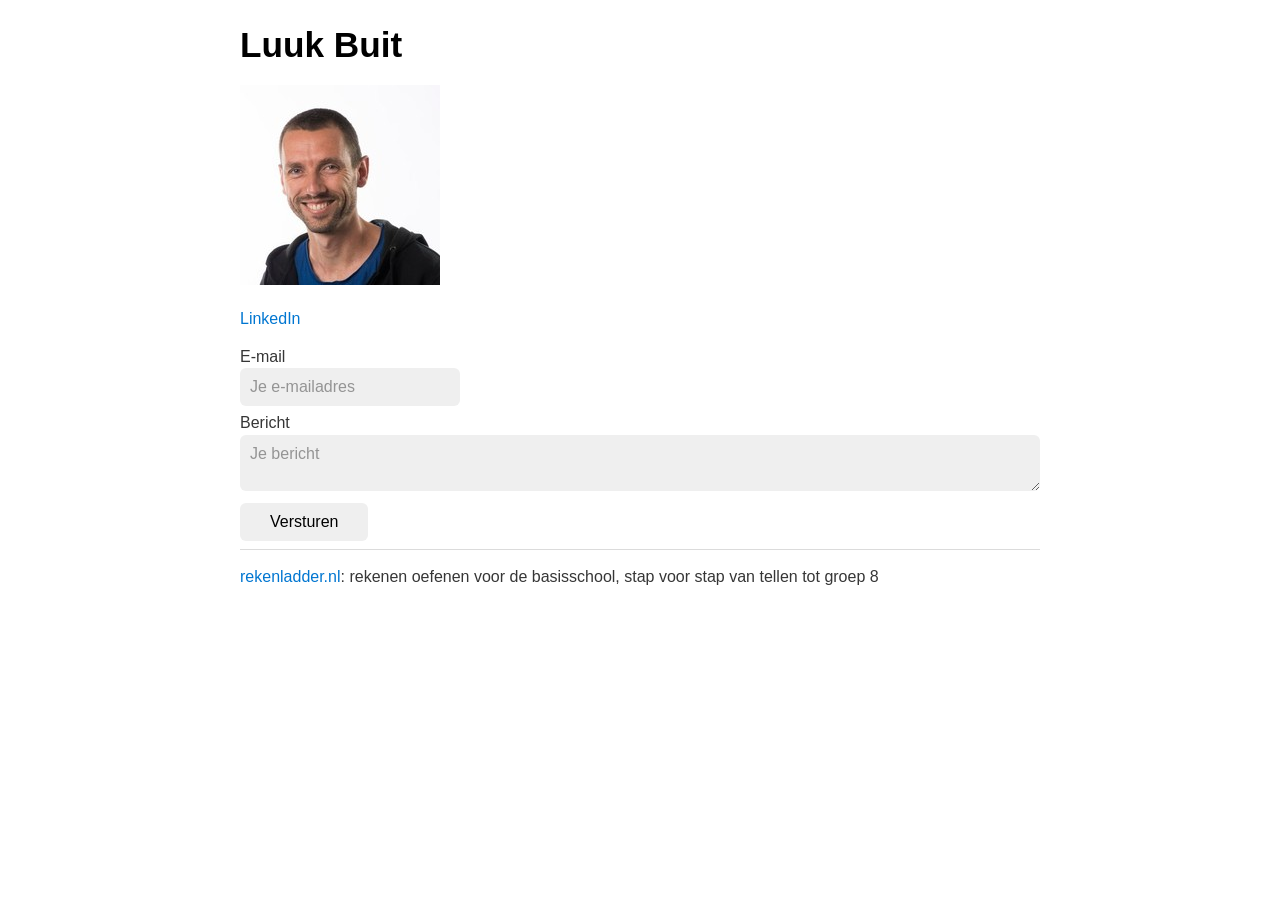
<file: index.html>
<!doctype html>
<html lang="nl">

<head>
  <meta charset="utf-8">
  <meta name="viewport" content="width=device-width, initial-scale=1, viewport-fit=cover">
  <title>Luuk Buit</title>
  <link rel="stylesheet" href="light.css" />
  <link rel="icon" type="image/png" href="favicon.png" />
</head>

<body>

  <h1>Luuk Buit</h1>

  <p>
    <img src="avatar.jpg">
  </p>

  <p>
    <a href="https://www.linkedin.com/in/luukbuit">LinkedIn</a>
  </p>


  <form method="POST" action="https://formspree.io/f/xqkgyyeb">
    <label>E-mail</label>
    <input type="email" name="email" placeholder="Je e-mailadres" />
    <label>Bericht</label>
    <textarea name="message" placeholder="Je bericht"></textarea>
    <input type="submit" value="Versturen" />
  </form>

  <hr>

  <p>
    <a href="https://rekenladder.nl/">rekenladder.nl</a>: rekenen oefenen voor de basisschool, stap voor stap van tellen tot groep 8
  </p>

</body>

</html>
</file>
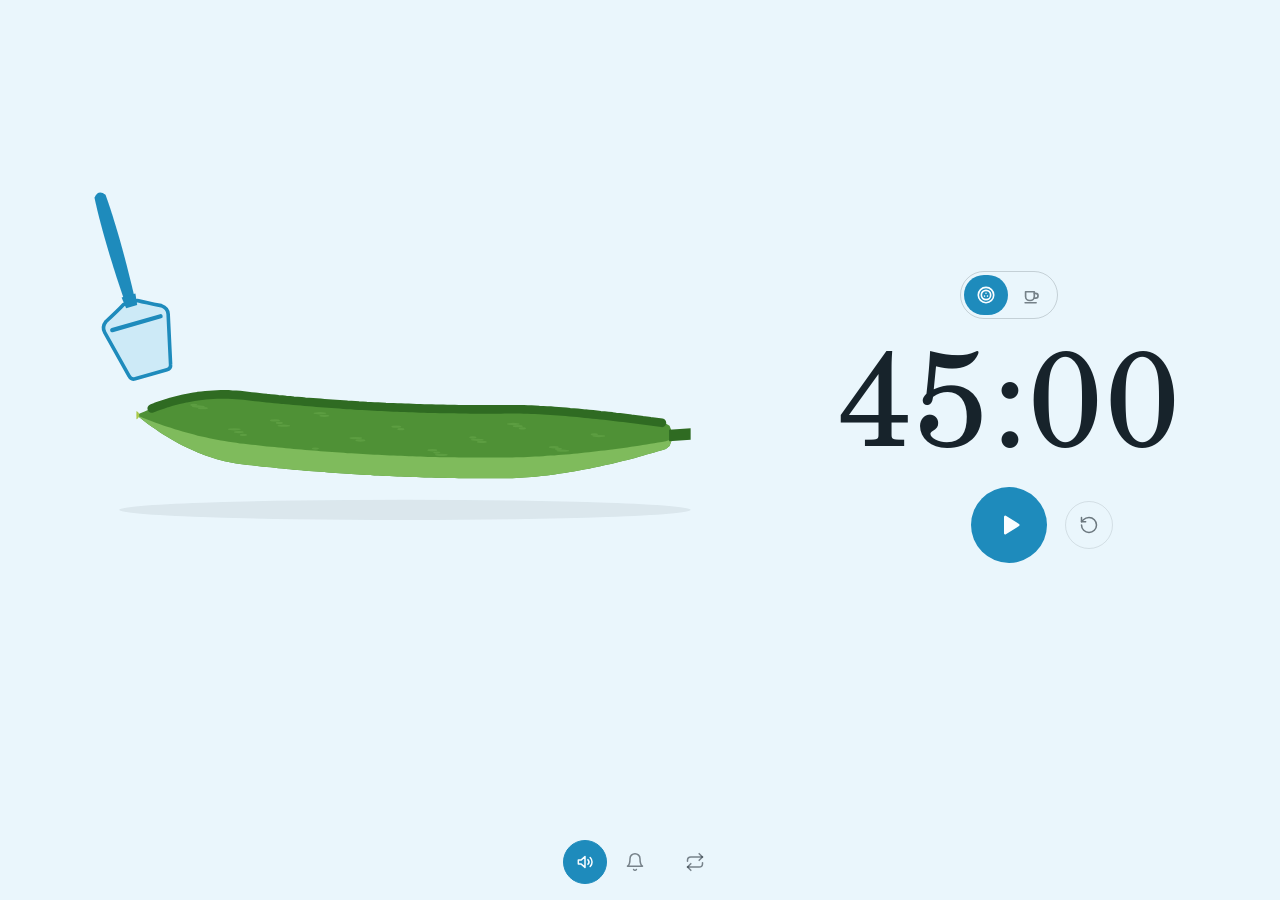
<file: komkommer/index.html>
<!doctype html>
<html lang="en">
<head>
<meta charset="utf-8">
<meta name="viewport" content="width=device-width, initial-scale=1">
<title>Komkommer</title>
<meta name="description" content="A study timer with a cucumber: 45 minutes of work, then 15 minutes of break.">
<link rel="icon" href="icon.svg" type="image/svg+xml">
<link rel="apple-touch-icon" sizes="180x180" href="apple-touch-icon.png">
<link rel="manifest" href="site.webmanifest">
<meta name="theme-color" id="themakleur" content="#eaf6fc">
<link rel="preload" href="fonts/klokcijfers.woff2" as="font" type="font/woff2" crossorigin>
<style>
  /* Rechte, even hoge cijfers voor de klok: Century Schoolbook-kloon, alleen 0-9 en ':'. */
  @font-face {
    font-family: "Komkommer Klok";
    src: url("fonts/klokcijfers.woff2") format("woff2");
    font-display: block;
  }

  :root {
    --ink: #17232b;
    --paper: #eaf6fc;
    --pale: #cdeaf7;
    --mid: #96d3ee;
    --blue: #1e8bbc;
    --white: #fafdff;
    --line: #17232b2e;
    --green: #4f9a3c;
    --green-pale: #d7efc9;
    --font-schoolbook: "Century Schoolbook", "Century Schoolbook L", "New Century Schoolbook", "TeX Gyre Schola", Georgia, serif;
  }

  * { box-sizing: border-box; }

  html, body { margin: 0; }

  body {
    background: var(--paper);
    color: var(--ink);
    font-family: var(--font-schoolbook);
    min-height: 100vh;
    display: flex;
    flex-direction: column;
    -webkit-font-smoothing: antialiased;
    transition: background-color .6s ease;
  }

  body.pauze { background: #eef8e8; }

  main {
    flex: 1;
    display: flex;
    flex-direction: column;
    align-items: center;
    justify-content: center;
    text-align: center;
    padding: 24px 16px 8px;
  }

  .wissel {
    display: inline-flex;
    gap: 2px;
    padding: 3px;
    margin-top: 4px;
    border: 1px solid var(--line);
    border-radius: 999px;
  }
  .wissel button {
    display: grid;
    place-items: center;
    width: 44px;
    height: 40px;
    padding: 0;
    border: 0;
    border-radius: 999px;
    background: none;
    color: var(--ink);
    opacity: .55;
    cursor: pointer;
    transition: background-color .3s, color .3s, opacity .3s;
  }
  .wissel button:hover { opacity: .8; }
  .wissel button[aria-pressed="true"] { opacity: 1; background: var(--blue); color: var(--white); }
  body.pauze .wissel button[aria-pressed="true"] { background: var(--green); }
  .wissel button:focus-visible { outline: 2px solid var(--blue); outline-offset: 2px; }

  .time {
    font-family: "Komkommer Klok", var(--font-schoolbook);
    font-size: clamp(88px, 17vw, 168px);
    line-height: 1;
    margin: 6px 0 28px;
    white-space: nowrap;
  }
  /* Elk cijfer een vast vakje: de cijfers van dit lettertype verschillen in breedte,
     waardoor de klok anders bij elke seconde heen en weer schuift. */
  .time span { display: inline-block; width: .57em; text-align: center; }
  .time .dp { width: .28em; }

  .bediening {
    display: grid;
    grid-template-columns: 48px 76px 48px;
    gap: 18px;
    align-items: center;
  }
  .rond {
    display: grid;
    place-items: center;
    border-radius: 50%;
    cursor: pointer;
    padding: 0;
    transition: background-color .2s, opacity .2s;
  }
  .hoofd {
    grid-column: 2;
    width: 76px;
    height: 76px;
    border: 0;
    background: var(--blue);
    color: var(--white);
  }
  .hoofd:hover { background: #17739c; }
  body.pauze .hoofd { background: var(--green); }
  body.pauze .hoofd:hover { background: #3f7f2f; }
  .hoofd .i-pauzeer { display: none; }
  body.running .hoofd .i-start { display: none; }
  body.running .hoofd .i-pauzeer { display: block; }
  .terug {
    width: 48px;
    height: 48px;
    border: 1px solid var(--line);
    background: none;
    color: var(--ink);
    opacity: .6;
  }
  .terug:hover { opacity: 1; }

  .rond:focus-visible, .knop:focus-visible, .schakel input:focus-visible + .knop {
    outline: 2px solid var(--blue);
    outline-offset: 3px;
  }

  .illustration {
    display: flex;
    justify-content: center;
    margin-bottom: clamp(20px, 6vh, 56px);
  }
  .illustration svg {
    width: min(500px, 100%);
    height: auto;
    overflow: visible;
  }
  #schaaf { transform: translate(0px, -64px) rotate(-16deg); }
  #schaaf-pos { transition: opacity .5s; }
  body.pauze #schaaf-pos { opacity: 0; }
  body.running:not(.pauze) .kk-dobber { animation: dobber 3s ease-in-out infinite; }
  body.running:not(.pauze) .schaaf-zweef { animation: zweef 2.4s ease-in-out infinite; }
  @keyframes dobber { 50% { transform: translateY(-4px); } }
  @keyframes zweef { 50% { transform: translateY(-7px); } }
  #stapel > g { transition: opacity .4s; }

  .onder {
    display: flex;
    flex-wrap: wrap;
    justify-content: center;
    align-items: center;
    gap: 8px 16px;
    padding: 10px 16px 16px;
  }
  .groep { display: flex; align-items: center; gap: 6px; }
  .schakel { display: inline-flex; cursor: pointer; }
  .knop {
    display: grid;
    place-items: center;
    width: 44px;
    height: 44px;
    padding: 0;
    border: 1px solid transparent;
    border-radius: 50%;
    background: none;
    color: color-mix(in srgb, var(--ink) 55%, transparent);
    cursor: pointer;
    transition: background-color .2s, color .2s;
  }
  .knop:hover {
    color: var(--ink);
    background: color-mix(in srgb, var(--ink) 7%, transparent);
  }
  .schakel input:checked + .knop {
    background: var(--blue);
    border-color: var(--blue);
    color: var(--white);
  }
  .schakel input:checked + .knop:hover { background: #17739c; }
  body.pauze .schakel input:checked + .knop {
    background: var(--green);
    border-color: var(--green);
  }
  body.pauze .schakel input:checked + .knop:hover { background: #3f7f2f; }
  /* Geluid: golven als het aanstaat, een kruis als het uitstaat. */
  .schakel input:not(:checked) + .knop .i-geluid-aan { display: none; }
  .schakel input:checked + .knop .i-geluid-uit { display: none; }
  .sr-only {
    position: absolute;
    width: 1px;
    height: 1px;
    margin: -1px;
    padding: 0;
    overflow: hidden;
    clip-path: inset(50%);
    white-space: nowrap;
    border: 0;
  }

  .melding {
    position: relative;
    margin: 0;
    padding: 11px 48px;
    border-bottom: 1px solid var(--line);
    background: var(--white);
    font-size: 14px;
    line-height: 1.45;
    text-align: center;
  }
  .melding[hidden] { display: none; }
  .melding .sluit {
    position: absolute;
    top: 50%;
    right: 8px;
    transform: translateY(-50%);
    width: 36px;
    height: 36px;
    font: inherit;
    font-size: 22px;
    line-height: 1;
    background: none;
    border: 0;
    color: var(--ink);
    opacity: .5;
    cursor: pointer;
  }

  @media (max-width: 760px) {
    .illustration svg { width: min(340px, 92%); }
  }

  /* Liggend laptopscherm: komkommer groot links, klok rechts. */
  @media (min-width: 1000px) and (min-aspect-ratio: 5/4) {
    main {
      display: grid;
      grid-template-columns: minmax(0, 1.6fr) minmax(0, 1fr);
      grid-template-rows: 1fr auto auto auto 1fr;
      column-gap: 48px;
      justify-items: center;
      width: min(1800px, 100%);
      margin: 0 auto;
      padding: 24px 56px;
    }
    .illustration { grid-row: 1 / -1; margin: 0; width: 100%; }
    .illustration svg { width: min(100%, calc((100vh - 120px) * 480 / 340)); }
    .wissel { grid-row: 2; }
    .time { grid-row: 3; font-size: clamp(96px, 10.5vw, 200px); }
    .bediening { grid-row: 4; }
  }

  @media (prefers-reduced-motion: reduce) {
    .kk-dobber, .schaaf-zweef { animation: none !important; }
  }
</style>
</head>
<body>
  <div class="melding" id="iosmelding" role="note" hidden>
    On iPhone, the bell only rings while this page is open and visible, and only when the phone isn't on silent. The screen stays on while the timer runs.
    <button type="button" class="sluit" id="iosmelding-sluit" aria-label="Close message">×</button>
  </div>
  <div class="melding" id="geluidmelding" role="status" hidden>Click or tap anywhere to turn the sound back on.</div>

  <main>
    <div class="illustration" aria-hidden="true">
          <svg viewBox="0 -10 480 340" xmlns="http://www.w3.org/2000/svg">
            <defs>
              <clipPath id="kk-rest"><rect id="kk-rest-rect" x="0" y="0" width="520" height="400"/></clipPath>
            </defs>
            <!-- schaduw -->
            <ellipse id="kk-schaduw" cx="243" cy="226" rx="197" ry="7" fill="#17232b" opacity=".07"/>
            <g id="stapel"></g>
            <g id="kk-wrap">
              <g class="kk-dobber">
                <g id="kk" clip-path="url(#kk-rest)">
                  <!-- de vorm wordt in het script uit een dikteprofiel berekend -->
                  <path id="kk-donker" fill="#4f9136"/>
                  <path id="kk-licht" fill="#7fbb5c"/>
                  <g id="kk-ribbels" fill="#62a346" opacity=".7"></g>
                  <path id="kk-dak" fill="none" stroke="#2f6b22" stroke-width="6" stroke-linecap="round" stroke-linejoin="round"/>
                  <circle id="kk-nopje" r="3" fill="#a9c94b"/>
                  <path id="kk-steel" fill="#2f6b22"/>
                </g>
                <g id="snijvlak"></g>
              </g>
            </g>
            <!-- kaasschaaf -->
            <g id="schaaf-pos" transform="translate(70 172)">
              <g class="schaaf-zweef">
                <g id="schaaf">
                  <!-- steel, met de gleuf vlak onder de hals en het blad dat naar het eind smaller wordt -->
                  <path d="M-3.5 -14 C-5 -40 -5.5 -70 -4 -92 Q0 -97 4 -92 C5.5 -70 5 -40 3.5 -14 Z" fill="#1e8bbc"/>
                  <path d="M-11.5 37 H11.5 Q14.5 37 15 34 L23 0 Q24 -4 20 -7 Q10 -12 5 -15 H-5 Q-10 -12 -20 -7 Q-24 -4 -23 0 L-15 34 Q-14.5 37 -11.5 37 Z" fill="#cdeaf7" stroke="#1e8bbc" stroke-width="2.5" stroke-linejoin="round"/>
                  <path d="M-5 -20 H5 L4 -12 H-4 Z" fill="#1e8bbc"/>
                  <rect x="-19" y="-1.5" width="38" height="3" rx="1.5" fill="#1e8bbc"/>
                </g>
              </g>
            </g>
            <g id="vallers"></g>
          </svg>
    </div>
    <div class="wissel" role="group" aria-label="Work or break">
      <button type="button" data-phase="werk" aria-pressed="true" aria-label="Work">
        <svg width="22" height="22" viewBox="0 0 24 24" fill="none" stroke="currentColor" stroke-width="1.8" stroke-linecap="round" stroke-linejoin="round" aria-hidden="true">
          <circle cx="12" cy="12" r="8.4"/>
          <circle cx="12" cy="12" r="5.1"/>
          <circle cx="12" cy="10.1" r=".85" fill="currentColor" stroke="none"/>
          <circle cx="10.4" cy="13.2" r=".85" fill="currentColor" stroke="none"/>
          <circle cx="13.6" cy="13.2" r=".85" fill="currentColor" stroke="none"/>
        </svg>
      </button>
      <button type="button" data-phase="pauze" aria-pressed="false" aria-label="Break">
        <svg width="22" height="22" viewBox="0 0 24 24" fill="none" stroke="currentColor" stroke-width="1.8" stroke-linecap="round" stroke-linejoin="round" aria-hidden="true">
          <path d="M5 8.5h9.5v5a4.5 4.5 0 0 1-4.5 4.5h-.5A4.5 4.5 0 0 1 5 13.5z"/>
          <path d="M14.5 10.2h1.5a2.6 2.6 0 0 1 0 5.2h-1.5"/>
          <path d="M4.5 20.5h12"/>
        </svg>
      </button>
    </div>
    <div class="time" id="time" aria-live="off"><span>4</span><span>5</span><span class="dp">:</span><span>0</span><span>0</span></div>
    <div class="bediening">
      <button type="button" class="rond hoofd" id="start" aria-label="Start">
        <svg class="i-start" width="30" height="30" viewBox="0 0 24 24" aria-hidden="true"><path d="M8 5.5v13a1 1 0 0 0 1.5.86l10.5-6.5a1 1 0 0 0 0-1.72L9.5 4.64A1 1 0 0 0 8 5.5z" fill="currentColor"/></svg>
        <svg class="i-pauzeer" width="28" height="28" viewBox="0 0 24 24" aria-hidden="true"><rect x="6" y="5" width="4.5" height="14" rx="1.2" fill="currentColor"/><rect x="13.5" y="5" width="4.5" height="14" rx="1.2" fill="currentColor"/></svg>
      </button>
      <button type="button" class="rond terug" id="reset" aria-label="Reset timer">
        <svg width="20" height="20" viewBox="0 0 24 24" fill="none" stroke="currentColor" stroke-width="1.8" stroke-linecap="round" stroke-linejoin="round" aria-hidden="true"><path d="M3 12a9 9 0 1 0 9-9 9.75 9.75 0 0 0-6.74 2.74L3 8"/><path d="M3 3v5h5"/></svg>
      </button>
    </div>
  </main>

  <footer class="onder">
    <span class="groep">
      <label class="schakel">
        <input type="checkbox" id="sound" class="sr-only" checked>
        <span class="knop">
          <svg class="i-geluid-aan" width="20" height="20" viewBox="0 0 24 24" fill="none" stroke="currentColor" stroke-width="1.8" stroke-linecap="round" stroke-linejoin="round" aria-hidden="true">
            <path d="M4 9.5h3.5L12 5.5v13l-4.5-4H4z"/>
            <path d="M15.5 9.2a4 4 0 0 1 0 5.6"/>
            <path d="M18.2 6.6a7.6 7.6 0 0 1 0 10.8"/>
          </svg>
          <svg class="i-geluid-uit" width="20" height="20" viewBox="0 0 24 24" fill="none" stroke="currentColor" stroke-width="1.8" stroke-linecap="round" stroke-linejoin="round" aria-hidden="true">
            <path d="M4 9.5h3.5L12 5.5v13l-4.5-4H4z"/>
            <path d="m16 9.5 4.5 5"/>
            <path d="m20.5 9.5-4.5 5"/>
          </svg>
        </span>
        <span class="sr-only">Sound</span>
      </label>
      <button type="button" class="knop" id="testgeluid" aria-label="Test sound">
        <svg width="20" height="20" viewBox="0 0 24 24" fill="none" stroke="currentColor" stroke-width="1.8" stroke-linecap="round" stroke-linejoin="round" aria-hidden="true">
          <path d="M6 8a6 6 0 0 1 12 0c0 7 3 9 3 9H3s3-2 3-9"/>
          <path d="M10.3 21a1.94 1.94 0 0 0 3.4 0"/>
        </svg>
      </button>
    </span>
    <label class="schakel">
      <input type="checkbox" id="auto" class="sr-only">
      <span class="knop">
        <svg width="20" height="20" viewBox="0 0 24 24" fill="none" stroke="currentColor" stroke-width="1.8" stroke-linecap="round" stroke-linejoin="round" aria-hidden="true">
          <path d="m17 2 4 4-4 4"/>
          <path d="M3 11v-1a4 4 0 0 1 4-4h14"/>
          <path d="m7 22-4-4 4-4"/>
          <path d="M21 13v1a4 4 0 0 1-4 4H3"/>
        </svg>
      </span>
      <span class="sr-only">Continue automatically</span>
    </label>
  </footer>

<script>
  // ?tempo=30 laat de tijd 30 keer zo snel lopen, handig om te testen.
  const TEMPO = Math.max(1, Number(new URLSearchParams(location.search).get('tempo')) || 1);
  const MINUUT = 60 / TEMPO;
  const DUUR = { werk: 45 * MINUUT, pauze: 15 * MINUUT };

  const $ = (id) => document.getElementById(id);
  const els = {
    time: $('time'),
    start: $('start'), reset: $('reset'),
    sound: $('sound'), auto: $('auto')
  };

  let fase = 'werk';
  let resterend = DUUR.werk;   // seconden, als de timer stilstaat
  let eindtijd = null;         // ms-tijdstempel, als de timer loopt
  let tikker = null;
  let audio = null;

  function opslagLezen(sleutel, standaard) {
    try { const v = localStorage.getItem(sleutel); return v === null ? standaard : JSON.parse(v); }
    catch { return standaard; }
  }
  function opslagSchrijven(sleutel, waarde) {
    try { localStorage.setItem(sleutel, JSON.stringify(waarde)); } catch {}
  }


  function formatteer(s) {
    s = Math.max(0, Math.ceil(s));
    return String(Math.floor(s / 60)).padStart(2, '0') + ':' + String(s % 60).padStart(2, '0');
  }

  function over() {
    return eindtijd ? (eindtijd - Date.now()) / 1000 : resterend;
  }

  // De komkommer: 45 plakjes, één per werkminuut.
  const NS = 'http://www.w3.org/2000/svg';
  const KK = { x0: 56, x1: 430, r: 24, cy: 160, krom: 20, n: 45 };
  const SCHIJF = 22;   // straal van een plakje op het bordje
  const STAP = (KK.x1 - KK.x0) / KK.n;
  const rustig = matchMedia('(prefers-reduced-motion: reduce)').matches;
  const svg = {
    wrap: $('kk-wrap'), kk: $('kk'), rest: $('kk-rest-rect'), snijvlak: $('snijvlak'),
    schaduw: $('kk-schaduw'), schaafPos: $('schaaf-pos'), schaaf: $('schaaf'),
    stapel: $('stapel'), vallers: $('vallers')
  };
  let gesneden = 0;     // plakjes van de huidige komkommer af
  let stapel = 0;       // plakjes op het bordje
  let pauzeStart = 0;   // plakjes op het bordje aan het begin van de pauze
  let lopend = [];
  let wachters = [];

  function snijX(n) { return KK.x0 + n * STAP; }

  // Halve hoogte van de komkommer op plek x (de uiteinden zijn rond).
  // Kaskomkommer: links de puntige bloemkant, rechts de smallere steelkant, licht krom.
  function straal(x) {
    const t = Math.min(1, Math.max(0, (x - KK.x0) / (KK.x1 - KK.x0)));
    if (t < 0.2) return KK.r * (1 - Math.pow(1 - t / 0.2, 2));
    if (t < 0.7) return KK.r;
    // Steelkant: loopt geleidelijk taps toe naar een smalle hals waar het steeltje aan zit.
    let r = KK.r * (1 - 0.68 * Math.pow((t - 0.7) / 0.3, 1.6));
    if (t > 0.985) r *= Math.sqrt(Math.max(0, 1 - Math.pow((t - 0.985) / 0.015, 2)));
    return r;
  }

  function midden(x) {
    // Diepste punt richting de steelkant, zodat ook de bovenrand daar naar de hals afloopt.
    const u = ((x - KK.x0) / (KK.x1 - KK.x0) - 0.65) / 0.65;
    return KK.cy + KK.krom * (1 - u * u);
  }

  function hoogte(x) { return Math.max(4, straal(x)); }

  function lijn(punten) {
    return punten.map((p, i) => (i ? 'L' : 'M') + p[0].toFixed(1) + ' ' + p[1].toFixed(1)).join(' ');
  }

  function bouwKomkommer() {
    const N = 140, xs = [];
    for (let i = 0; i <= N; i++) xs.push(KK.x0 + (KK.x1 - KK.x0) * i / N);
    const boven = xs.map(x => [x, midden(x) - straal(x)]);
    const onder = xs.map(x => [x, midden(x) + straal(x)]);
    const binnen = xs.map(x => [x, midden(x) + 0.4 * straal(x)]);
    $('kk-donker').setAttribute('d', lijn(boven.concat(onder.slice().reverse())) + ' Z');
    $('kk-licht').setAttribute('d', lijn(onder.concat(binnen.slice().reverse())) + ' Z');
    $('kk-dak').setAttribute('d', lijn(boven.filter(p => p[0] > KK.x0 + 10 && p[0] < KK.x1 - 6)));
    // Ribbeltjes: korte streepjes die de kromming volgen.
    let ribbels = '';
    for (let i = 0; i < 30; i++) {
      const x = KK.x0 + 40 + ((i * 53) % 97) / 97 * (KK.x1 - KK.x0 - 70);
      const v = ((i * 31) % 17) / 17 * 1.1 - 0.7;
      ribbels += `<ellipse cx="${x.toFixed(1)}" cy="${(midden(x) + v * straal(x)).toFixed(1)}" rx="${(2.5 + (i % 3)).toFixed(1)}" ry=".8"/>`;
    }
    $('kk-ribbels').innerHTML = ribbels;
    const nop = $('kk-nopje');
    nop.setAttribute('cx', KK.x0 - 1);
    nop.setAttribute('cy', midden(KK.x0));
    const sy = midden(KK.x1);
    $('kk-steel').setAttribute('d', `M${KK.x1 - 3} ${sy - 4} L${KK.x1 + 12} ${sy - 5} L${KK.x1 + 12} ${sy + 3} L${KK.x1 - 3} ${sy + 4} Z`);
  }

  function maakPlakje() {
    const g = document.createElementNS(NS, 'g');
    g.innerHTML = '<ellipse rx="22" ry="6" fill="#2f6b22"/>' +
      '<ellipse cy="-1" rx="19.5" ry="4.6" fill="#eef8e2"/>' +
      '<ellipse cy="-1" rx="10" ry="2.3" fill="#d3ecbc"/>';
    return g;
  }

  function stapelPlek(i) {
    return [120 + ((i * 37) % 11 - 5) * 1.3, 296 - i * 1.8];
  }

  for (let i = 0; i < KK.n; i++) {
    const p = maakPlakje();
    const [x, y] = stapelPlek(i);
    p.setAttribute('transform', `translate(${x} ${y})`);
    p.style.opacity = 0;
    svg.stapel.append(p);
  }
  svg.snijvlak.append(maakPlakje());

  function zetKomkommer(n) {
    const x = snijX(n);
    const op = n >= KK.n;
    svg.rest.setAttribute('x', x);
    svg.kk.style.visibility = op ? 'hidden' : '';
    svg.snijvlak.style.visibility = n > 0 && !op ? '' : 'hidden';
    svg.snijvlak.setAttribute('transform', `translate(${x} ${midden(x)}) rotate(90) scale(${hoogte(x) / SCHIJF})`);
    svg.schaduw.style.visibility = op ? 'hidden' : '';
    svg.schaduw.setAttribute('cx', (x + KK.x1) / 2);
    svg.schaduw.setAttribute('rx', (KK.x1 - x) / 2 + 12);
    svg.schaafPos.setAttribute('transform', `translate(${x} ${midden(x)})`);
  }

  function zetStapel(k) {
    stapel = k;
    [...svg.stapel.children].forEach((p, i) => { p.style.opacity = i < k ? 1 : 0; });
  }

  function stopAnimaties() {
    lopend.forEach(a => a.cancel());
    wachters.forEach(clearTimeout);
    lopend = [];
    wachters = [];
    svg.vallers.replaceChildren();
  }

  // Eén haal van de kaasschaaf als vloeiende kromme: links langs het snijvlak omlaag,
  // in een boog onder de komkommer door en dan met de steel voorop omhoog.
  // Eén versnelling en afremming over de hele baan, zodat hij nergens stokt.
  const HAAL = (() => {
    const P = [[0, -64], [-26, -52], [-46, -18], [-46, 26], [-30, 56], [-6, 60], [0, 36], [0, 0], [0, -36], [0, -64]];
    const cr = (a, b, c, d, t) => [0, 1].map(k => 0.5 * (2 * b[k] + (c[k] - a[k]) * t +
      (2 * a[k] - 5 * b[k] + 4 * c[k] - d[k]) * t * t + (3 * b[k] - a[k] - 3 * c[k] + d[k]) * t * t * t));
    const punten = [];
    for (let i = 0; i < P.length - 1; i++) {
      const a = P[Math.max(0, i - 1)], d = P[Math.min(P.length - 1, i + 2)];
      for (let k = 0; k < 24; k++) punten.push(cr(a, P[i], P[i + 1], d, k / 24));
    }
    punten.push(P[P.length - 1]);
    // Afgelegde afstand per punt, zodat de snelheid langs de baan gelijkmatig is.
    const lengte = [0];
    for (let i = 1; i < punten.length; i++) {
      lengte.push(lengte[i - 1] + Math.hypot(punten[i][0] - punten[i - 1][0], punten[i][1] - punten[i - 1][1]));
    }
    const totaal = lengte[lengte.length - 1];
    const op = (s) => {
      const d = s * totaal;
      let j = 1;
      while (j < lengte.length - 1 && lengte[j] < d) j++;
      const f = (d - lengte[j - 1]) / ((lengte[j] - lengte[j - 1]) || 1);
      return [0, 1].map(k => punten[j - 1][k] + f * (punten[j][k] - punten[j - 1][k]));
    };
    const zacht = (u) => 0.5 - 0.5 * Math.cos(Math.PI * u);
    const stappen = [];
    for (let i = 0; i <= 72; i++) {
      const s = zacht(i / 72);
      const [x, y] = op(s);
      const r = -16 + 12 * Math.sin(Math.PI * s);
      stappen.push({ x, y, r, s });
    }
    // Het moment waarop de gleuf op de terugweg omhoog het midden passeert.
    let snij = 0.7;
    for (let i = 1; i <= 1000; i++) {
      const s0 = zacht((i - 1) / 1000), s1 = zacht(i / 1000);
      if (s1 > 0.6 && op(s0)[1] > 0 && op(s1)[1] <= 0) { snij = i / 1000; break; }
    }
    // De schaaf rust boven het vorige plakje en schuift tijdens het omlaag gaan
    // geleidelijk op naar het nieuwe, zodat hij bij de start niet verspringt.
    const frames = (dx, dy) => stappen.map(({ x, y, r, s }) => {
      const v = Math.min(1, s / 0.4);
      const rest = 1 - v * v * (3 - 2 * v);
      return { transform: `translate(${(x + dx * rest).toFixed(2)}px, ${(y + dy * rest).toFixed(2)}px) rotate(${r.toFixed(2)}deg)` };
    });
    // Normaal 2,4 s; bij een versnelde test korter, zodat een haal nooit over de volgende heen valt.
    return { frames, snij, duur: Math.min(2400, MINUUT * 1000 * 0.85) };
  })();

  function schaafAf(n) {
    const oud = snijX(gesneden), nieuw = snijX(n);
    const plek = n - 1;
    gesneden = n;
    svg.schaafPos.setAttribute('transform', `translate(${nieuw} ${midden(nieuw)})`);
    lopend.push(svg.schaaf.animate(HAAL.frames(oud - nieuw, midden(oud) - midden(nieuw)), { duration: HAAL.duur }));

    // Halverwege de haal valt het plakje eraf en tuimelt naar het bordje.
    wachters.push(setTimeout(() => {
      zetKomkommer(n);
      const mx = (oud + nieuw) / 2, my = midden(mx);
      const [px, py] = stapelPlek(plek);
      const p = maakPlakje();
      svg.vallers.append(p);
      const val = p.animate([
        { transform: `translate(${mx}px, ${my}px) rotate(90deg) scale(${hoogte(mx) / SCHIJF})` },
        { transform: `translate(${mx - 16}px, ${my - 34}px) rotate(-40deg) scale(.95)`, offset: .25 },
        { transform: `translate(${px}px, ${py}px) rotate(-360deg) scale(1)` }
      ], { duration: 1100, easing: 'cubic-bezier(.3, 0, .8, .6)' });
      lopend.push(val);
      val.onfinish = () => { p.remove(); zetStapel(Math.max(stapel, plek + 1)); };
    }, HAAL.duur * HAAL.snij));
  }

  function nieuweKomkommer(animeer) {
    stopAnimaties();
    const hadIets = gesneden > 0;
    gesneden = 0;
    zetKomkommer(0);
    zetStapel(0);
    if (animeer && hadIets && !rustig) {
      lopend.push(svg.wrap.animate(
        [{ transform: 'translate(480px, 0px)' }, { transform: 'translate(0px, 0px)' }],
        { duration: 900, easing: 'cubic-bezier(.2, .8, .2, 1)' }
      ));
    }
  }

  function syncKomkommer(s, animeer) {
    if (fase === 'werk') {
      const doel = Math.min(KK.n, Math.max(0, Math.floor((DUUR.werk - s) / MINUUT + 1e-6)));
      if (doel === gesneden) return;
      if (animeer && doel === gesneden + 1 && !document.hidden && !rustig) schaafAf(doel);
      else { stopAnimaties(); gesneden = doel; zetKomkommer(doel); zetStapel(doel); }
    } else {
      if (svg.vallers.childElementCount) return;
      const doel = Math.min(pauzeStart, Math.ceil(pauzeStart * s / DUUR.pauze - 1e-6));
      if (doel !== stapel) zetStapel(doel);
    }
  }

  function teken() {
    const s = over();
    syncKomkommer(s, !!eindtijd);
    const tijd = formatteer(s * TEMPO);
    [...tijd].forEach((ch, i) => {
      const vakje = els.time.children[i];
      if (vakje.textContent !== ch) vakje.textContent = ch;
    });
    document.title = (eindtijd ? tijd + ' · ' : '') + 'Komkommer';
  }

  function zetFase(nieuw, animeer = true) {
    fase = nieuw;
    if (fase === 'werk') nieuweKomkommer(animeer);
    else pauzeStart = gesneden;
    document.body.classList.toggle('pauze', fase === 'pauze');
    // De tabbalk van de browser kleurt mee met de fase.
    $('themakleur').setAttribute('content', fase === 'pauze' ? '#eef8e8' : '#eaf6fc');
    document.querySelectorAll('.wissel button').forEach(b => b.setAttribute('aria-pressed', String(b.dataset.phase === fase)));
    resterend = DUUR[fase];
    teken();
    bewaar();
  }

  // De stand bewaren, zodat de timer doorloopt als de telefoon de pagina opnieuw laadt.
  function bewaar() {
    opslagSchrijven('komkommer-stand', { fase, eindtijd, resterend, pauzeStart });
  }

  function start() {
    zorgVoorAudio();
    eindtijd = Date.now() + resterend * 1000;
    loopAan();
    bewaar();
  }

  // De hoofdknop toont alleen een icoon; het label is voor schermlezers.
  function knop(label) {
    els.start.setAttribute('aria-label', label);
  }

  function loopAan() {
    document.body.classList.add('running');
    knop('Pause');
    clearInterval(tikker);
    tikker = setInterval(tik, 250);
    houdSchermAan();
    teken();
  }

  function stop() {
    if (eindtijd) resterend = Math.max(0, over());
    eindtijd = null;
    clearInterval(tikker);
    document.body.classList.remove('running');
    laatSchermLos();
    knop(resterend < DUUR[fase] ? 'Resume' : 'Start');
    teken();
    bewaar();
  }

  function tik() {
    if (over() <= 0) klaar();
    else teken();
  }

  function klaar() {
    const was = fase;
    eindtijd = null;
    clearInterval(tikker);
    if (was === 'werk') syncKomkommer(0, true);
    alarm(was);
    zetFase(was === 'werk' ? 'pauze' : 'werk');
    if (els.auto.checked) start();
    else stop();
  }

  // Geluid: een klein belletje via Web Audio, geen bestanden nodig.
  function zorgVoorAudio() {
    if (!audio) {
      const AC = window.AudioContext || window.webkitAudioContext;
      if (AC) audio = new AC();
    }
    if (audio && audio.state === 'suspended') audio.resume();
  }

  function toon(freq, begin, duur) {
    const osc = audio.createOscillator();
    const gain = audio.createGain();
    osc.type = 'sine';
    osc.frequency.value = freq;
    gain.gain.setValueAtTime(0.0001, begin);
    gain.gain.exponentialRampToValueAtTime(0.35, begin + 0.02);
    gain.gain.exponentialRampToValueAtTime(0.0001, begin + duur);
    osc.connect(gain).connect(audio.destination);
    osc.start(begin);
    osc.stop(begin + duur + 0.05);
  }

  // Browsers laten een pagina pas geluid maken na een tik, klik of toets op die pagina.
  // Elke eerste tik ontgrendelt het geluid, niet alleen de startknop.
  const TIKKEN = ['pointerup', 'touchend', 'click', 'keydown'];
  let naOntgrendelen = [];

  function geluidKlaar() { return !!audio && audio.state === 'running'; }

  function probeerOntgrendelen() {
    zorgVoorAudio();
    if (!audio) return;
    audio.resume().then(() => { if (geluidKlaar()) ontgrendeld(); }, () => {});
  }

  function ontgrendeld() {
    TIKKEN.forEach(e => document.removeEventListener(e, probeerOntgrendelen, true));
    $('geluidmelding').hidden = true;
    const wachtend = naOntgrendelen;
    naOntgrendelen = [];
    wachtend.forEach(f => f());
  }

  function wachtOpTik(f) {
    if (f) naOntgrendelen.push(f);
    TIKKEN.forEach(e => document.addEventListener(e, probeerOntgrendelen, true));
  }

  function belletje(was) {
    // Mag er (nog) geen geluid, dan klinkt het belletje bij de eerste tik op het scherm.
    if (!audio) return wachtOpTik(() => belletje(was));
    const speel = () => {
      const t = audio.currentTime + 0.05;
      // Werk klaar: vrolijk omhoog. Pauze klaar: terug naar beneden, aan het werk.
      const noten = was === 'werk' ? [660, 880, 1320] : [1320, 880, 660];
      for (let herhaal = 0; herhaal < 3; herhaal++) {
        noten.forEach((f, i) => toon(f, t + herhaal * 1.1 + i * 0.18, 0.6));
      }
    };
    // Een telefoon kan het geluid na een tijdje stil zetten; eerst weer wekken.
    let gespeeld = false;
    const eenmaal = () => { if (!gespeeld) { gespeeld = true; speel(); } };
    if (geluidKlaar()) return eenmaal();
    audio.resume().then(() => { if (geluidKlaar()) eenmaal(); }, () => {});
    wachtOpTik(eenmaal);
  }

  // Scherm aan houden zolang de timer loopt: een slapende telefoon bevriest de pagina en mist het alarm.
  let schermslot = null;
  async function houdSchermAan() {
    if (!('wakeLock' in navigator) || schermslot || !eindtijd || document.hidden) return;
    try {
      schermslot = await navigator.wakeLock.request('screen');
      schermslot.addEventListener('release', () => { schermslot = null; });
    } catch {}
  }
  function laatSchermLos() {
    if (schermslot) schermslot.release().catch(() => {});
    schermslot = null;
  }

  function alarm(was) {
    if (els.sound.checked) belletje(was);
  }

  // Proberen laat het belletje horen dat aan het eind van de huidige fase klinkt.
  $('testgeluid').addEventListener('click', () => { zorgVoorAudio(); belletje(fase); });
  els.start.addEventListener('click', () => (eindtijd ? stop() : start()));
  els.reset.addEventListener('click', () => { stop(); zetFase(fase); knop('Start'); });
  document.querySelectorAll('.wissel button').forEach(b => b.addEventListener('click', () => {
    if (b.dataset.phase === fase) return;
    stop();
    zetFase(b.dataset.phase);
    knop('Start');
  }));

  ['sound', 'auto'].forEach(k => els[k].addEventListener('change', () => opslagSchrijven('komkommer-' + k, els[k].checked)));

  // Spatiebalk start en pauzeert.
  document.addEventListener('keydown', (e) => {
    if (e.code === 'Space' && !['INPUT', 'BUTTON'].includes(document.activeElement.tagName)) {
      e.preventDefault();
      els.start.click();
    }
  });

  // Als het tabblad terugkomt uit de achtergrond, meteen bijwerken.
  document.addEventListener('visibilitychange', () => {
    if (!eindtijd) return;
    tik();
    houdSchermAan();
  });

  els.sound.checked = opslagLezen('komkommer-sound', true);
  els.auto.checked = opslagLezen('komkommer-auto', false);
  // Op een iPhone (elke browser daar is Safari onder de motorkap) legt iOS de pagina
  // op de achtergrond stil; dat zeggen we er bovenaan eerlijk bij.
  const IOS = /iPad|iPhone|iPod/.test(navigator.userAgent) ||
    (navigator.platform === 'MacIntel' && navigator.maxTouchPoints > 1);
  if (IOS && !opslagLezen('komkommer-iosmelding-weg', false)) $('iosmelding').hidden = false;
  $('iosmelding-sluit').addEventListener('click', () => {
    $('iosmelding').hidden = true;
    opslagSchrijven('komkommer-iosmelding-weg', true);
  });

  wachtOpTik();
  bouwKomkommer();
  zetKomkommer(0);
  herstel();

  function herstel() {
    const stand = opslagLezen('komkommer-stand', null);
    const vers = stand && DUUR[stand.fase] && !(stand.eindtijd && Date.now() - stand.eindtijd > 3600e3);
    if (!vers) return zetFase('werk', false);
    if (stand.fase === 'pauze') {
      gesneden = Math.min(KK.n, Math.max(0, stand.pauzeStart | 0));
      zetKomkommer(gesneden);
    }
    zetFase(stand.fase, false);
    resterend = Math.min(DUUR[fase], Math.max(0, Number(stand.resterend) || DUUR[fase]));
    if (stand.eindtijd) {
      eindtijd = stand.eindtijd;
      loopAan();
      // Na verversen zit het geluid weer op slot tot je ergens tikt; zeg dat erbij.
      if (els.sound.checked) {
        probeerOntgrendelen();
        if (!geluidKlaar()) $('geluidmelding').hidden = false;
      }
      tik();
    } else {
      knop(resterend < DUUR[fase] ? 'Resume' : 'Start');
      teken();
    }
    bewaar();
  }
</script>
</body>
</html>
</file>
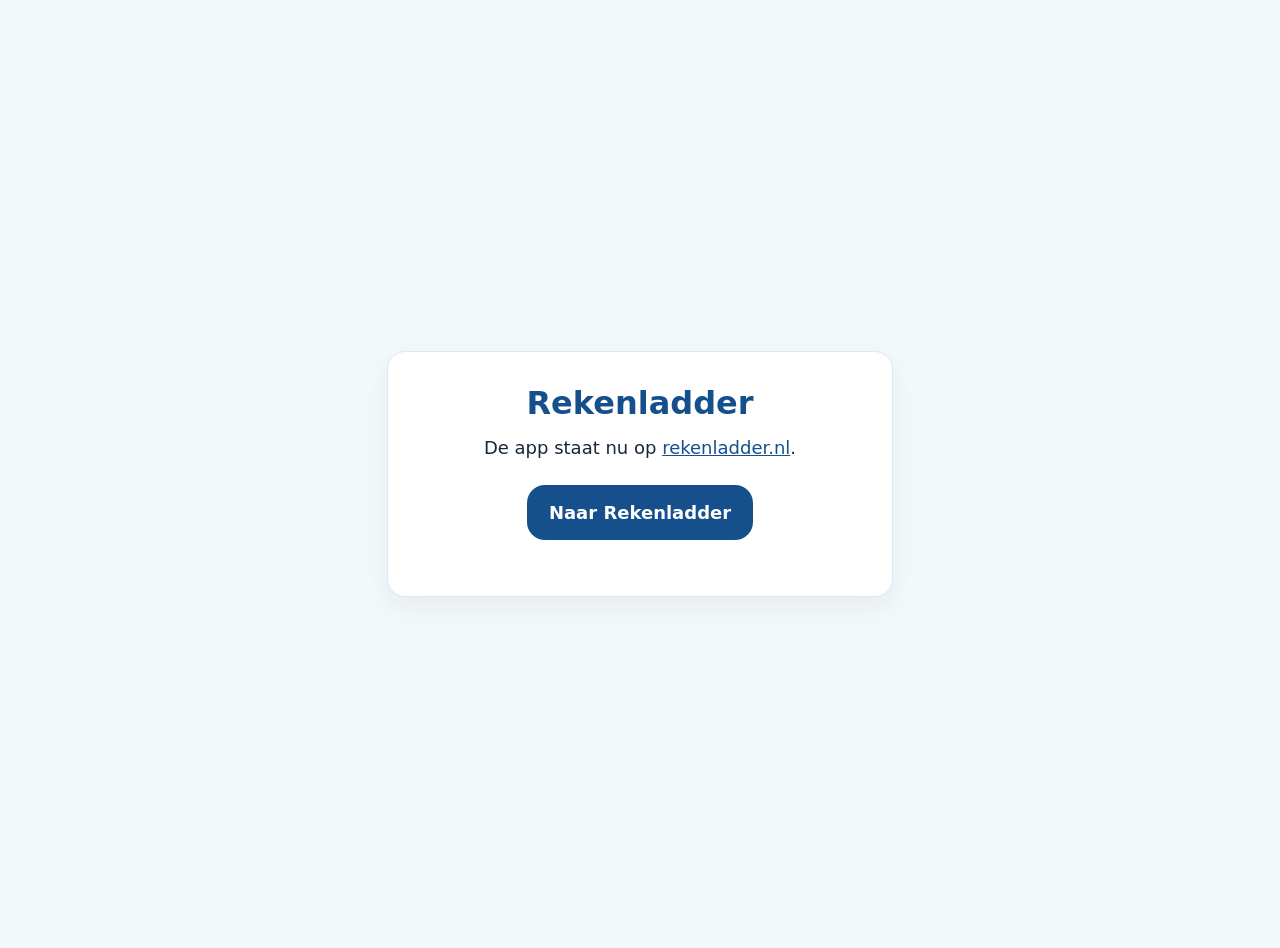
<file: rekenen/index.html>
<!doctype html>
<html lang="nl">
  <head>
    <meta charset="UTF-8" />
    <meta name="viewport" content="width=device-width, initial-scale=1" />
    <title>Rekenladder</title>
    <meta name="robots" content="noindex" />
    <link rel="canonical" href="https://rekenladder.nl/" />
    <style>
      :root {
        color-scheme: light;
        font-family: ui-rounded, system-ui, -apple-system, 'Segoe UI', sans-serif;
        color: #17283a;
        background: #f3f8fb;
      }
      body {
        margin: 0;
        min-height: 100vh;
        display: grid;
        place-items: center;
        padding: 24px;
      }
      main {
        width: min(100%, 440px);
        padding: 32px;
        text-align: center;
        background: #fff;
        border: 1px solid #dce7ee;
        border-radius: 18px;
        box-shadow: 0 10px 24px rgb(23 40 58 / 0.06);
      }
      h1 {
        margin: 0 0 12px;
        font-size: 32px;
        color: #15508c;
      }
      p {
        margin: 0 0 24px;
        font-size: 18px;
        line-height: 1.5;
      }
      a {
        color: #15508c;
      }
      .knop {
        display: inline-block;
        padding: 14px 22px;
        border-radius: 18px;
        background: #15508c;
        color: #fff;
        font-size: 18px;
        font-weight: 700;
        text-decoration: none;
      }
    </style>
  </head>
  <body>
    <main>
      <h1>Rekenladder</h1>
      <p>De app staat nu op <a href="https://rekenladder.nl/">rekenladder.nl</a>.</p>
      <p><a class="knop" href="https://rekenladder.nl/">Naar Rekenladder</a></p>
    </main>
  </body>
</html>
</file>
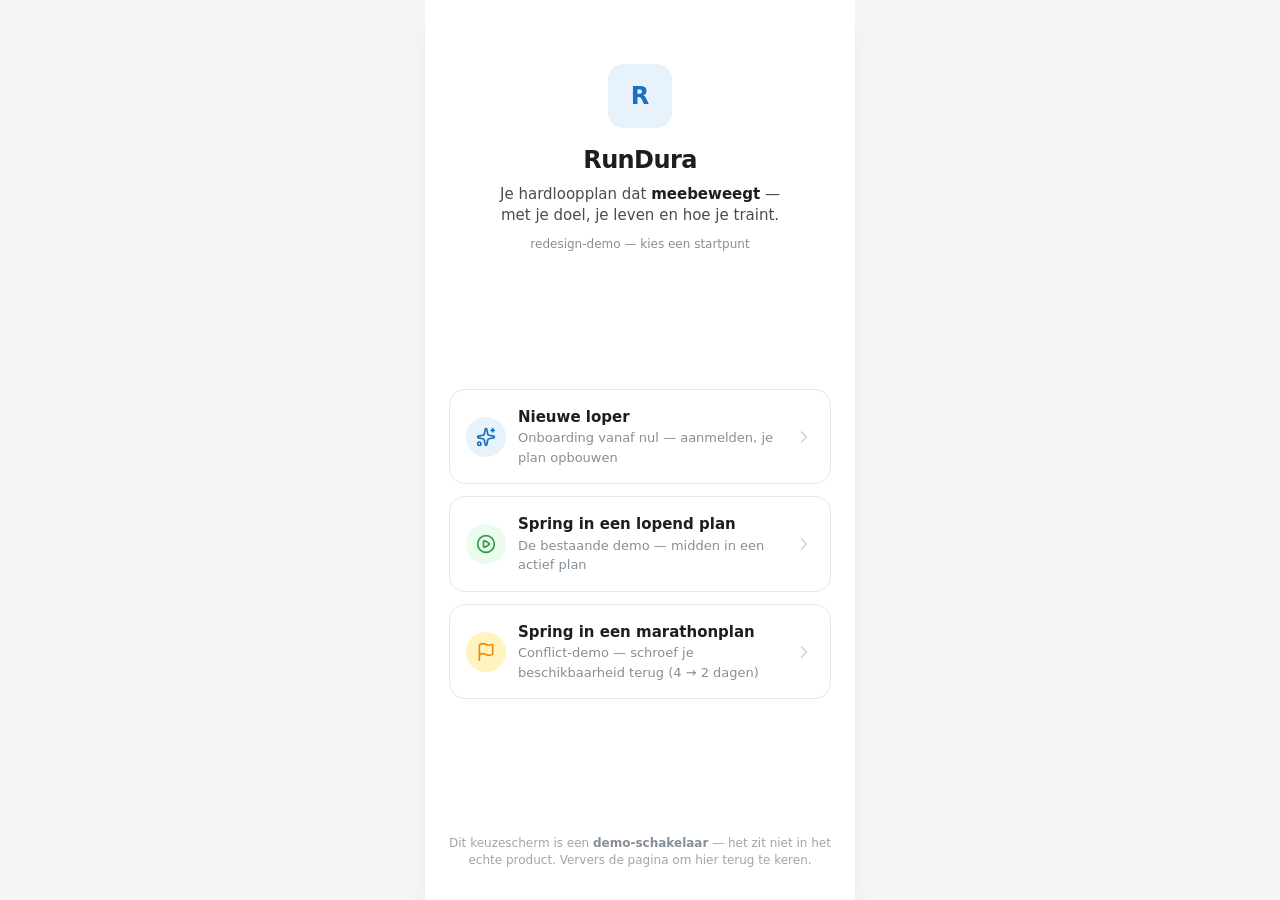
<file: rundura-demo-v2/index.html>
<!doctype html>
<html lang="nl">
  <head>
    <meta charset="UTF-8" />
    <meta
      name="viewport"
      content="width=device-width, initial-scale=1.0, maximum-scale=1.0, viewport-fit=cover"
    />
    <title>RunDura — demo</title>
    <script type="module" crossorigin src="/rundura-demo-v2/assets/index-DxQTarGY.js"></script>
    <link rel="stylesheet" crossorigin href="/rundura-demo-v2/assets/index-DxpjF7N0.css">
  </head>
  <body>
    <div id="root"></div>
  </body>
</html>
</file>
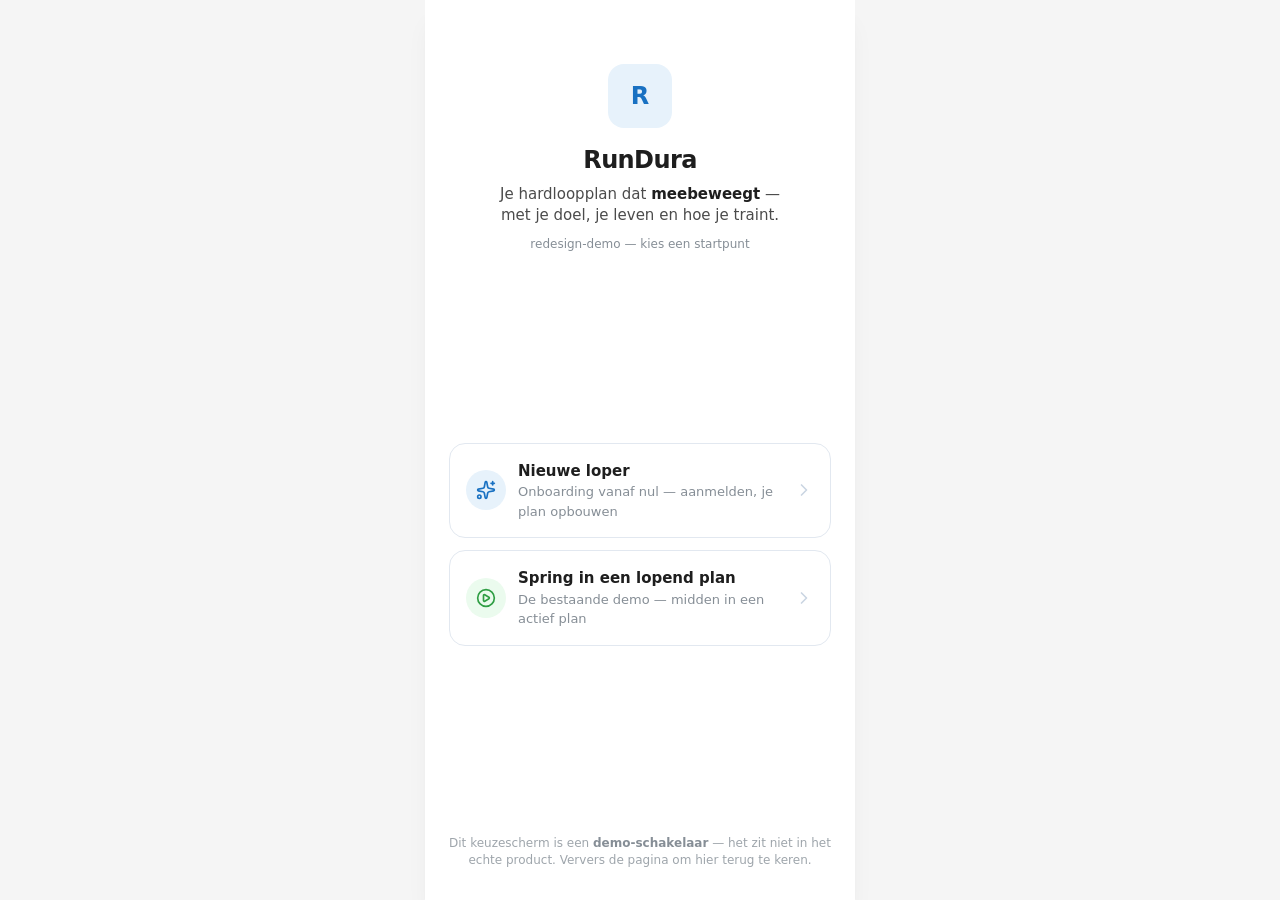
<file: rundura-demo/index.html>
<!doctype html>
<html lang="nl">
  <head>
    <meta charset="UTF-8" />
    <meta
      name="viewport"
      content="width=device-width, initial-scale=1.0, maximum-scale=1.0, viewport-fit=cover"
    />
    <title>RunDura — demo</title>
    <script type="module" crossorigin src="/rundura-demo/assets/index-CeKZ_7ae.js"></script>
    <link rel="stylesheet" crossorigin href="/rundura-demo/assets/index-DWIfuFKF.css">
  </head>
  <body>
    <div id="root"></div>
  </body>
</html>
</file>
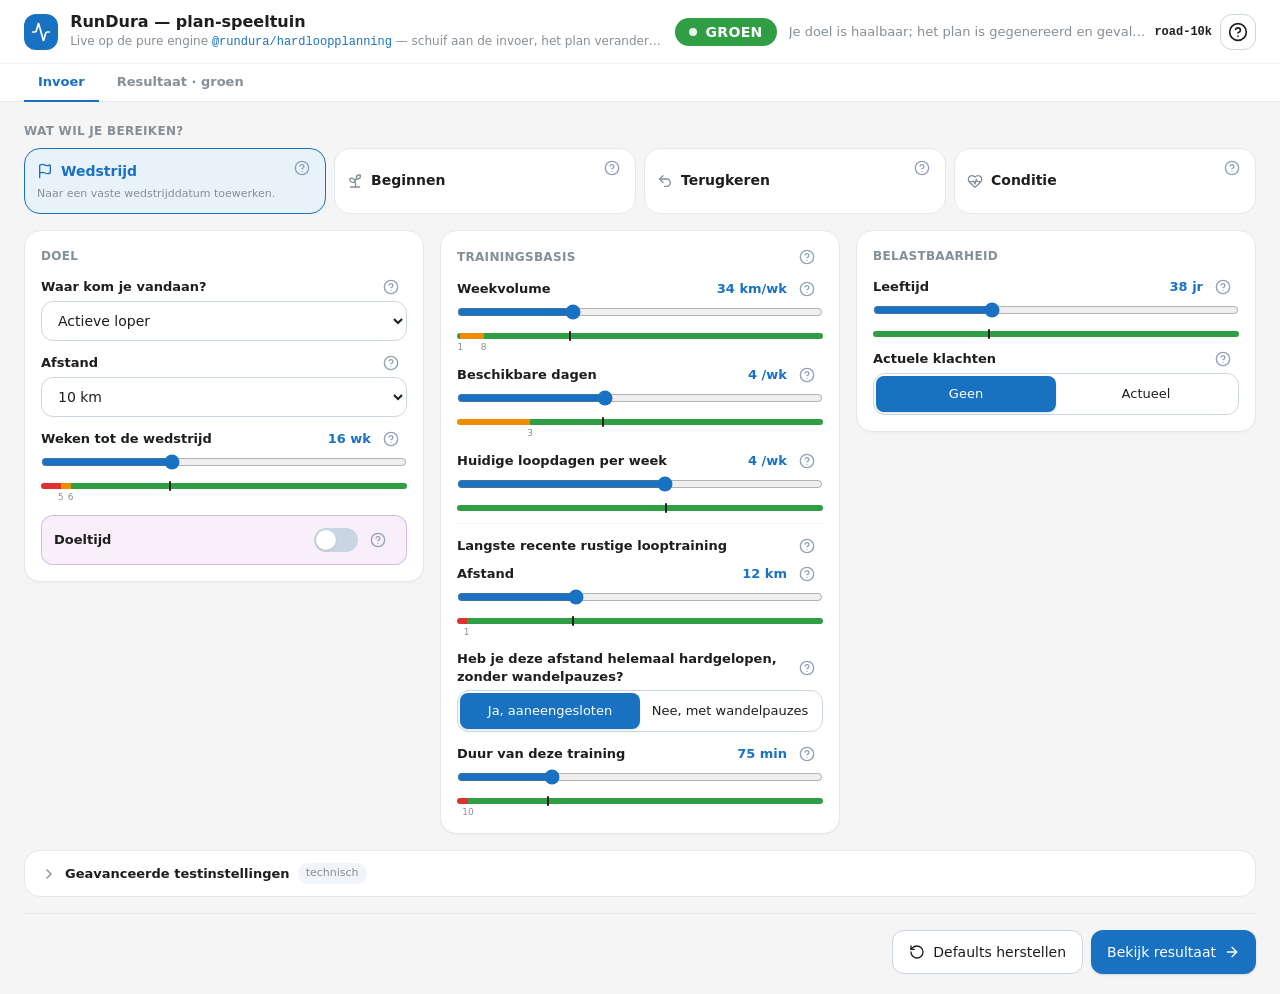
<file: rundura-planner/index.html>
<!doctype html>
<html lang="nl">
  <head>
    <meta charset="UTF-8" />
    <meta name="viewport" content="width=device-width, initial-scale=1.0" />
    <title>RunDura — plan-speeltuin</title>
    <script type="module" crossorigin src="/rundura-planner/assets/index-DEA5j0ic.js"></script>
    <link rel="stylesheet" crossorigin href="/rundura-planner/assets/index-De6EQBb5.css">
  </head>
  <body>
    <div id="root"></div>
  </body>
</html>
</file>
<file: light.css>
/* https://github.com/kognise/water.css */
body{font-family:-apple-system, BlinkMacSystemFont, 'Segoe UI', 'Roboto', 'Oxygen', 'Ubuntu', 'Cantarell', 'Fira Sans', 'Droid Sans', 'Helvetica Neue', sans-serif;line-height:1.4;max-width:800px;margin:20px auto;padding:0 10px;color:#363636;background:#fff;text-rendering:optimizeLegibility}button,input,textarea{transition:background-color .1s linear,border-color .1s linear,color .1s linear,box-shadow .1s linear,transform .1s ease}h1{font-size:2.2em;margin-top:0}h1,h2,h3,h4,h5,h6{margin-bottom:12px}h1,h2,h3,h4,h5,h6,strong{color:#000}h1,h2,h3,h4,h5,h6,b,strong,th{font-weight:600}button,input[type='submit'],input[type='button'],input[type='checkbox']{cursor:pointer}input:not([type='checkbox']),select{display:block}input,select,button,textarea{color:#000;background-color:#efefef;font-family:inherit;font-size:inherit;margin-right:6px;margin-bottom:6px;padding:10px;border:none;border-radius:6px;outline:none}input:not([type='checkbox']),select,button,textarea{-webkit-appearance:none}textarea{margin-right:0;width:100%;box-sizing:border-box;resize:vertical}button,input[type='submit'],input[type='button']{padding-right:30px;padding-left:30px}button:hover,input[type='submit']:hover,input[type='button']:hover{background:#ddd}input:focus,select:focus,button:focus,textarea:focus{box-shadow:0 0 0 2px rgba(0,150,191,0.670588)}input[type='checkbox']:active,input[type='submit']:active,input[type='button']:active,button:active{transform:translateY(2px)}input:disabled{cursor:not-allowed;opacity:.5}::placeholder{color:#949494}a{text-decoration:none;color:#0076d1}a:hover{text-decoration:underline}code,kbd{background:#efefef;color:#000;padding:5px;border-radius:6px}pre>code{padding:10px;display:block;overflow-x:auto}img{max-width:100%}hr{border:none;border-top:1px solid #dbdbdb}table{border-collapse:collapse;margin-bottom:10px;width:100%}td,th{padding:6px}table,th,td{border:1px solid #dbdbdb}
</file>
<file: rundura-demo-v2/assets/index-DxpjF7N0.css>
@layer properties{@supports (((-webkit-hyphens:none)) and (not (margin-trim:inline))) or ((-moz-orient:inline) and (not (color:rgb(from red r g b)))){*,:before,:after,::backdrop{--tw-translate-x:0;--tw-translate-y:0;--tw-translate-z:0;--tw-space-y-reverse:0;--tw-divide-y-reverse:0;--tw-border-style:solid;--tw-leading:initial;--tw-font-weight:initial;--tw-tracking:initial;--tw-ordinal:initial;--tw-slashed-zero:initial;--tw-numeric-figure:initial;--tw-numeric-spacing:initial;--tw-numeric-fraction:initial;--tw-shadow:0 0 #0000;--tw-shadow-color:initial;--tw-shadow-alpha:100%;--tw-inset-shadow:0 0 #0000;--tw-inset-shadow-color:initial;--tw-inset-shadow-alpha:100%;--tw-ring-color:initial;--tw-ring-shadow:0 0 #0000;--tw-inset-ring-color:initial;--tw-inset-ring-shadow:0 0 #0000;--tw-ring-inset:initial;--tw-ring-offset-width:0px;--tw-ring-offset-color:#fff;--tw-ring-offset-shadow:0 0 #0000;--tw-outline-style:solid;--tw-backdrop-blur:initial;--tw-backdrop-brightness:initial;--tw-backdrop-contrast:initial;--tw-backdrop-grayscale:initial;--tw-backdrop-hue-rotate:initial;--tw-backdrop-invert:initial;--tw-backdrop-opacity:initial;--tw-backdrop-saturate:initial;--tw-backdrop-sepia:initial}}}@layer theme{:root,:host{--font-sans:ui-sans-serif, system-ui, -apple-system, "Segoe UI", Roboto, Helvetica, Arial, sans-serif;--font-mono:ui-monospace, SFMono-Regular, Menlo, Monaco, Consolas, "Liberation Mono", "Courier New", monospace;--color-orange-200:oklch(90.1% .076 70.697);--color-orange-300:oklch(83.7% .128 66.29);--color-orange-500:oklch(70.5% .213 47.604);--color-amber-50:oklch(98.7% .022 95.277);--color-amber-200:oklch(92.4% .12 95.746);--color-amber-600:oklch(66.6% .179 58.318);--color-amber-800:oklch(47.3% .137 46.201);--color-blue-500:oklch(62.3% .214 259.815);--color-purple-500:oklch(62.7% .265 303.9);--color-slate-50:oklch(98.4% .003 247.858);--color-slate-100:oklch(96.8% .007 247.896);--color-slate-200:oklch(92.9% .013 255.508);--color-slate-300:oklch(86.9% .022 252.894);--color-slate-400:oklch(70.4% .04 256.788);--color-neutral-100:oklch(97% 0 0);--color-black:#000;--color-white:#fff;--spacing:.25rem;--text-sm:.875rem;--text-sm--line-height:calc(1.25 / .875);--text-base:1rem;--text-base--line-height: 1.5 ;--text-lg:1.125rem;--text-lg--line-height:calc(1.75 / 1.125);--text-xl:1.25rem;--text-xl--line-height:calc(1.75 / 1.25);--text-2xl:1.5rem;--text-2xl--line-height:calc(2 / 1.5);--text-3xl:1.875rem;--text-3xl--line-height: 1.2 ;--font-weight-normal:400;--font-weight-medium:500;--font-weight-semibold:600;--font-weight-bold:700;--tracking-tight:-.025em;--tracking-wide:.025em;--leading-tight:1.25;--leading-snug:1.375;--radius-md:.375rem;--radius-lg:.5rem;--radius-xl:.75rem;--radius-2xl:1rem;--animate-spin:spin 1s linear infinite;--default-transition-duration:.15s;--default-transition-timing-function:cubic-bezier(.4, 0, .2, 1);--default-font-family:var(--font-sans);--default-mono-font-family:var(--font-mono);--color-ink:#1e1e1e;--color-muted:#868e96;--color-muted-soft:#f1f3f5;--color-ok:#2f9e44;--color-ok-soft:#ebfbee;--color-warn:#f08c00;--color-warn-soft:#fff3bf;--color-change:#9c36b5;--color-change-soft:#f8effb;--color-danger:#e03131;--color-danger-soft:#fff0f0;--color-brand:#1971c2;--color-brand-soft:#e7f2fb}}@layer base{*,:after,:before,::backdrop{box-sizing:border-box;border:0 solid;margin:0;padding:0}::file-selector-button{box-sizing:border-box;border:0 solid;margin:0;padding:0}html,:host{-webkit-text-size-adjust:100%;tab-size:4;line-height:1.5;font-family:var(--default-font-family,ui-sans-serif, system-ui, sans-serif, "Apple Color Emoji", "Segoe UI Emoji", "Segoe UI Symbol", "Noto Color Emoji");font-feature-settings:var(--default-font-feature-settings,normal);font-variation-settings:var(--default-font-variation-settings,normal);-webkit-tap-highlight-color:transparent}hr{height:0;color:inherit;border-top-width:1px}abbr:where([title]){-webkit-text-decoration:underline dotted;text-decoration:underline dotted}h1,h2,h3,h4,h5,h6{font-size:inherit;font-weight:inherit}a{color:inherit;-webkit-text-decoration:inherit;text-decoration:inherit}b,strong{font-weight:bolder}code,kbd,samp,pre{font-family:var(--default-mono-font-family,ui-monospace, SFMono-Regular, Menlo, Monaco, Consolas, "Liberation Mono", "Courier New", monospace);font-feature-settings:var(--default-mono-font-feature-settings,normal);font-variation-settings:var(--default-mono-font-variation-settings,normal);font-size:1em}small{font-size:80%}sub,sup{vertical-align:baseline;font-size:75%;line-height:0;position:relative}sub{bottom:-.25em}sup{top:-.5em}table{text-indent:0;border-color:inherit;border-collapse:collapse}:-moz-focusring{outline:auto}progress{vertical-align:baseline}summary{display:list-item}ol,ul,menu{list-style:none}img,svg,video,canvas,audio,iframe,embed,object{vertical-align:middle;display:block}img,video{max-width:100%;height:auto}button,input,select,optgroup,textarea{font:inherit;font-feature-settings:inherit;font-variation-settings:inherit;letter-spacing:inherit;color:inherit;opacity:1;background-color:#0000;border-radius:0}::file-selector-button{font:inherit;font-feature-settings:inherit;font-variation-settings:inherit;letter-spacing:inherit;color:inherit;opacity:1;background-color:#0000;border-radius:0}:where(select:is([multiple],[size])) optgroup{font-weight:bolder}:where(select:is([multiple],[size])) optgroup option{padding-inline-start:20px}::file-selector-button{margin-inline-end:4px}::placeholder{opacity:1}@supports (not ((-webkit-appearance:-apple-pay-button))) or (contain-intrinsic-size:1px){::placeholder{color:currentColor}@supports (color:color-mix(in lab,red,red)){::placeholder{color:color-mix(in oklab,currentcolor 50%,transparent)}}}textarea{resize:vertical}::-webkit-search-decoration{-webkit-appearance:none}::-webkit-date-and-time-value{min-height:1lh;text-align:inherit}::-webkit-datetime-edit{display:inline-flex}::-webkit-datetime-edit-fields-wrapper{padding:0}::-webkit-datetime-edit{padding-block:0}::-webkit-datetime-edit-year-field{padding-block:0}::-webkit-datetime-edit-month-field{padding-block:0}::-webkit-datetime-edit-day-field{padding-block:0}::-webkit-datetime-edit-hour-field{padding-block:0}::-webkit-datetime-edit-minute-field{padding-block:0}::-webkit-datetime-edit-second-field{padding-block:0}::-webkit-datetime-edit-millisecond-field{padding-block:0}::-webkit-datetime-edit-meridiem-field{padding-block:0}::-webkit-calendar-picker-indicator{line-height:1}:-moz-ui-invalid{box-shadow:none}button,input:where([type=button],[type=reset],[type=submit]){appearance:button}::file-selector-button{appearance:button}::-webkit-inner-spin-button{height:auto}::-webkit-outer-spin-button{height:auto}[hidden]:where(:not([hidden=until-found])){display:none!important}}@layer components;@layer utilities{.absolute{position:absolute}.relative{position:relative}.sticky{position:sticky}.inset-0{inset:0}.-top-0\.5{top:calc(var(--spacing) * -.5)}.top-0{top:0}.top-0\.5{top:calc(var(--spacing) * .5)}.-right-0\.5{right:calc(var(--spacing) * -.5)}.-right-1{right:calc(var(--spacing) * -1)}.right-0{right:0}.left-0{left:0}.left-0\.5{left:calc(var(--spacing) * .5)}.left-\[1\.375rem\]{left:1.375rem}.z-10{z-index:10}.z-30{z-index:30}.mx-4{margin-inline:calc(var(--spacing) * 4)}.mt-0\.5{margin-top:calc(var(--spacing) * .5)}.mt-1{margin-top:var(--spacing)}.mt-1\.5{margin-top:calc(var(--spacing) * 1.5)}.mt-2{margin-top:calc(var(--spacing) * 2)}.mt-2\.5{margin-top:calc(var(--spacing) * 2.5)}.mt-3{margin-top:calc(var(--spacing) * 3)}.mt-4{margin-top:calc(var(--spacing) * 4)}.mt-5{margin-top:calc(var(--spacing) * 5)}.mt-6{margin-top:calc(var(--spacing) * 6)}.-mb-1{margin-bottom:calc(var(--spacing) * -1)}.mb-1{margin-bottom:var(--spacing)}.mb-1\.5{margin-bottom:calc(var(--spacing) * 1.5)}.mb-2{margin-bottom:calc(var(--spacing) * 2)}.-ml-1{margin-left:calc(var(--spacing) * -1)}.block{display:block}.flex{display:flex}.grid{display:grid}.inline-flex{display:inline-flex}.h-1{height:var(--spacing)}.h-2{height:calc(var(--spacing) * 2)}.h-2\.5{height:calc(var(--spacing) * 2.5)}.h-3{height:calc(var(--spacing) * 3)}.h-3\.5{height:calc(var(--spacing) * 3.5)}.h-4{height:calc(var(--spacing) * 4)}.h-4\.5{height:calc(var(--spacing) * 4.5)}.h-5{height:calc(var(--spacing) * 5)}.h-6{height:calc(var(--spacing) * 6)}.h-7{height:calc(var(--spacing) * 7)}.h-8{height:calc(var(--spacing) * 8)}.h-9{height:calc(var(--spacing) * 9)}.h-10{height:calc(var(--spacing) * 10)}.h-11{height:calc(var(--spacing) * 11)}.h-12{height:calc(var(--spacing) * 12)}.h-14{height:calc(var(--spacing) * 14)}.h-16{height:calc(var(--spacing) * 16)}.h-20{height:calc(var(--spacing) * 20)}.h-40{height:calc(var(--spacing) * 40)}.h-\[18px\]{height:18px}.h-\[100dvh\]{height:100dvh}.h-full{height:100%}.min-h-0{min-height:0}.min-h-\[15px\]{min-height:15px}.w-1{width:var(--spacing)}.w-2{width:calc(var(--spacing) * 2)}.w-2\.5{width:calc(var(--spacing) * 2.5)}.w-3{width:calc(var(--spacing) * 3)}.w-3\.5{width:calc(var(--spacing) * 3.5)}.w-4{width:calc(var(--spacing) * 4)}.w-4\.5{width:calc(var(--spacing) * 4.5)}.w-5{width:calc(var(--spacing) * 5)}.w-6{width:calc(var(--spacing) * 6)}.w-7{width:calc(var(--spacing) * 7)}.w-8{width:calc(var(--spacing) * 8)}.w-9{width:calc(var(--spacing) * 9)}.w-10{width:calc(var(--spacing) * 10)}.w-11{width:calc(var(--spacing) * 11)}.w-12{width:calc(var(--spacing) * 12)}.w-14{width:calc(var(--spacing) * 14)}.w-16{width:calc(var(--spacing) * 16)}.w-20{width:calc(var(--spacing) * 20)}.w-24{width:calc(var(--spacing) * 24)}.w-28{width:calc(var(--spacing) * 28)}.w-32{width:calc(var(--spacing) * 32)}.w-\[18px\]{width:18px}.w-full{width:100%}.max-w-\[19rem\]{max-width:19rem}.max-w-\[80\%\]{max-width:80%}.max-w-\[430px\]{max-width:430px}.min-w-0{min-width:0}.flex-1{flex:1}.shrink-0{flex-shrink:0}.-translate-y-1\/2{--tw-translate-y: -50% ;translate:var(--tw-translate-x) var(--tw-translate-y)}.animate-spin{animation:var(--animate-spin)}.cursor-not-allowed{cursor:not-allowed}.cursor-pointer{cursor:pointer}.resize-none{resize:none}.grid-cols-2{grid-template-columns:repeat(2,minmax(0,1fr))}.flex-col{flex-direction:column}.flex-wrap{flex-wrap:wrap}.place-items-center{place-items:center}.items-baseline{align-items:baseline}.items-center{align-items:center}.items-end{align-items:flex-end}.items-start{align-items:flex-start}.justify-between{justify-content:space-between}.justify-center{justify-content:center}.justify-end{justify-content:flex-end}.justify-start{justify-content:flex-start}.gap-0\.5{gap:calc(var(--spacing) * .5)}.gap-1{gap:var(--spacing)}.gap-1\.5{gap:calc(var(--spacing) * 1.5)}.gap-2{gap:calc(var(--spacing) * 2)}.gap-2\.5{gap:calc(var(--spacing) * 2.5)}.gap-3{gap:calc(var(--spacing) * 3)}.gap-3\.5{gap:calc(var(--spacing) * 3.5)}.gap-\[3px\]{gap:3px}:where(.space-y-1>:not(:last-child)){--tw-space-y-reverse:0;margin-block-start:calc(var(--spacing) * var(--tw-space-y-reverse));margin-block-end:calc(var(--spacing) * calc(1 - var(--tw-space-y-reverse)))}:where(.space-y-1\.5>:not(:last-child)){--tw-space-y-reverse:0;margin-block-start:calc(calc(var(--spacing) * 1.5) * var(--tw-space-y-reverse));margin-block-end:calc(calc(var(--spacing) * 1.5) * calc(1 - var(--tw-space-y-reverse)))}:where(.space-y-2>:not(:last-child)){--tw-space-y-reverse:0;margin-block-start:calc(calc(var(--spacing) * 2) * var(--tw-space-y-reverse));margin-block-end:calc(calc(var(--spacing) * 2) * calc(1 - var(--tw-space-y-reverse)))}:where(.space-y-2\.5>:not(:last-child)){--tw-space-y-reverse:0;margin-block-start:calc(calc(var(--spacing) * 2.5) * var(--tw-space-y-reverse));margin-block-end:calc(calc(var(--spacing) * 2.5) * calc(1 - var(--tw-space-y-reverse)))}:where(.space-y-3>:not(:last-child)){--tw-space-y-reverse:0;margin-block-start:calc(calc(var(--spacing) * 3) * var(--tw-space-y-reverse));margin-block-end:calc(calc(var(--spacing) * 3) * calc(1 - var(--tw-space-y-reverse)))}:where(.space-y-4>:not(:last-child)){--tw-space-y-reverse:0;margin-block-start:calc(calc(var(--spacing) * 4) * var(--tw-space-y-reverse));margin-block-end:calc(calc(var(--spacing) * 4) * calc(1 - var(--tw-space-y-reverse)))}:where(.space-y-5>:not(:last-child)){--tw-space-y-reverse:0;margin-block-start:calc(calc(var(--spacing) * 5) * var(--tw-space-y-reverse));margin-block-end:calc(calc(var(--spacing) * 5) * calc(1 - var(--tw-space-y-reverse)))}:where(.space-y-6>:not(:last-child)){--tw-space-y-reverse:0;margin-block-start:calc(calc(var(--spacing) * 6) * var(--tw-space-y-reverse));margin-block-end:calc(calc(var(--spacing) * 6) * calc(1 - var(--tw-space-y-reverse)))}:where(.divide-y>:not(:last-child)){--tw-divide-y-reverse:0;border-bottom-style:var(--tw-border-style);border-top-style:var(--tw-border-style);border-top-width:calc(1px * var(--tw-divide-y-reverse));border-bottom-width:calc(1px * calc(1 - var(--tw-divide-y-reverse)))}:where(.divide-slate-50>:not(:last-child)){border-color:var(--color-slate-50)}.self-start{align-self:flex-start}.truncate{text-overflow:ellipsis;white-space:nowrap;overflow:hidden}.overflow-hidden{overflow:hidden}.overflow-y-auto{overflow-y:auto}.rounded{border-radius:.25rem}.rounded-2xl{border-radius:var(--radius-2xl)}.rounded-full{border-radius:3.40282e38px}.rounded-lg{border-radius:var(--radius-lg)}.rounded-md{border-radius:var(--radius-md)}.rounded-xl{border-radius:var(--radius-xl)}.rounded-t{border-top-left-radius:.25rem;border-top-right-radius:.25rem}.rounded-t-\[3px\]{border-top-left-radius:3px;border-top-right-radius:3px}.rounded-br-md{border-bottom-right-radius:var(--radius-md)}.rounded-bl-md{border-bottom-left-radius:var(--radius-md)}.border{border-style:var(--tw-border-style);border-width:1px}.border-2{border-style:var(--tw-border-style);border-width:2px}.border-t{border-top-style:var(--tw-border-style);border-top-width:1px}.border-b{border-bottom-style:var(--tw-border-style);border-bottom-width:1px}.border-dashed{--tw-border-style:dashed;border-style:dashed}.border-amber-200{border-color:var(--color-amber-200)}.border-brand{border-color:var(--color-brand)}.border-brand\/15{border-color:#1971c226}@supports (color:color-mix(in lab,red,red)){.border-brand\/15{border-color:color-mix(in oklab,var(--color-brand) 15%,transparent)}}.border-brand\/20{border-color:#1971c233}@supports (color:color-mix(in lab,red,red)){.border-brand\/20{border-color:color-mix(in oklab,var(--color-brand) 20%,transparent)}}.border-brand\/30{border-color:#1971c24d}@supports (color:color-mix(in lab,red,red)){.border-brand\/30{border-color:color-mix(in oklab,var(--color-brand) 30%,transparent)}}.border-brand\/40{border-color:#1971c266}@supports (color:color-mix(in lab,red,red)){.border-brand\/40{border-color:color-mix(in oklab,var(--color-brand) 40%,transparent)}}.border-change\/30{border-color:#9c36b54d}@supports (color:color-mix(in lab,red,red)){.border-change\/30{border-color:color-mix(in oklab,var(--color-change) 30%,transparent)}}.border-change\/40{border-color:#9c36b566}@supports (color:color-mix(in lab,red,red)){.border-change\/40{border-color:color-mix(in oklab,var(--color-change) 40%,transparent)}}.border-danger\/15{border-color:#e0313126}@supports (color:color-mix(in lab,red,red)){.border-danger\/15{border-color:color-mix(in oklab,var(--color-danger) 15%,transparent)}}.border-danger\/30{border-color:#e031314d}@supports (color:color-mix(in lab,red,red)){.border-danger\/30{border-color:color-mix(in oklab,var(--color-danger) 30%,transparent)}}.border-ok\/30{border-color:#2f9e444d}@supports (color:color-mix(in lab,red,red)){.border-ok\/30{border-color:color-mix(in oklab,var(--color-ok) 30%,transparent)}}.border-ok\/40{border-color:#2f9e4466}@supports (color:color-mix(in lab,red,red)){.border-ok\/40{border-color:color-mix(in oklab,var(--color-ok) 40%,transparent)}}.border-orange-500{border-color:var(--color-orange-500)}.border-slate-50{border-color:var(--color-slate-50)}.border-slate-100{border-color:var(--color-slate-100)}.border-slate-200{border-color:var(--color-slate-200)}.border-slate-300{border-color:var(--color-slate-300)}.border-warn\/10{border-color:#f08c001a}@supports (color:color-mix(in lab,red,red)){.border-warn\/10{border-color:color-mix(in oklab,var(--color-warn) 10%,transparent)}}.border-warn\/30{border-color:#f08c004d}@supports (color:color-mix(in lab,red,red)){.border-warn\/30{border-color:color-mix(in oklab,var(--color-warn) 30%,transparent)}}.border-warn\/40{border-color:#f08c0066}@supports (color:color-mix(in lab,red,red)){.border-warn\/40{border-color:color-mix(in oklab,var(--color-warn) 40%,transparent)}}.bg-amber-50{background-color:var(--color-amber-50)}.bg-blue-500\/10{background-color:#3080ff1a}@supports (color:color-mix(in lab,red,red)){.bg-blue-500\/10{background-color:color-mix(in oklab,var(--color-blue-500) 10%,transparent)}}.bg-brand{background-color:var(--color-brand)}.bg-brand-soft{background-color:var(--color-brand-soft)}.bg-brand-soft\/50{background-color:#e7f2fb80}@supports (color:color-mix(in lab,red,red)){.bg-brand-soft\/50{background-color:color-mix(in oklab,var(--color-brand-soft) 50%,transparent)}}.bg-brand-soft\/60{background-color:#e7f2fb99}@supports (color:color-mix(in lab,red,red)){.bg-brand-soft\/60{background-color:color-mix(in oklab,var(--color-brand-soft) 60%,transparent)}}.bg-change{background-color:var(--color-change)}.bg-change-soft{background-color:var(--color-change-soft)}.bg-change-soft\/40{background-color:#f8effb66}@supports (color:color-mix(in lab,red,red)){.bg-change-soft\/40{background-color:color-mix(in oklab,var(--color-change-soft) 40%,transparent)}}.bg-change\/50{background-color:#9c36b580}@supports (color:color-mix(in lab,red,red)){.bg-change\/50{background-color:color-mix(in oklab,var(--color-change) 50%,transparent)}}.bg-danger{background-color:var(--color-danger)}.bg-danger-soft{background-color:var(--color-danger-soft)}.bg-ink{background-color:var(--color-ink)}.bg-muted-soft{background-color:var(--color-muted-soft)}.bg-neutral-100{background-color:var(--color-neutral-100)}.bg-ok{background-color:var(--color-ok)}.bg-ok-soft{background-color:var(--color-ok-soft)}.bg-ok-soft\/50{background-color:#ebfbee80}@supports (color:color-mix(in lab,red,red)){.bg-ok-soft\/50{background-color:color-mix(in oklab,var(--color-ok-soft) 50%,transparent)}}.bg-ok-soft\/60{background-color:#ebfbee99}@supports (color:color-mix(in lab,red,red)){.bg-ok-soft\/60{background-color:color-mix(in oklab,var(--color-ok-soft) 60%,transparent)}}.bg-orange-200{background-color:var(--color-orange-200)}.bg-orange-500{background-color:var(--color-orange-500)}.bg-orange-500\/10{background-color:#fe6e001a}@supports (color:color-mix(in lab,red,red)){.bg-orange-500\/10{background-color:color-mix(in oklab,var(--color-orange-500) 10%,transparent)}}.bg-purple-500\/10{background-color:#ac4bff1a}@supports (color:color-mix(in lab,red,red)){.bg-purple-500\/10{background-color:color-mix(in oklab,var(--color-purple-500) 10%,transparent)}}.bg-slate-50{background-color:var(--color-slate-50)}.bg-slate-50\/60{background-color:#f8fafc99}@supports (color:color-mix(in lab,red,red)){.bg-slate-50\/60{background-color:color-mix(in oklab,var(--color-slate-50) 60%,transparent)}}.bg-slate-100{background-color:var(--color-slate-100)}.bg-slate-200{background-color:var(--color-slate-200)}.bg-slate-300{background-color:var(--color-slate-300)}.bg-slate-400{background-color:var(--color-slate-400)}.bg-transparent{background-color:#0000}.bg-warn{background-color:var(--color-warn)}.bg-warn-soft{background-color:var(--color-warn-soft)}.bg-warn-soft\/40{background-color:#fff3bf66}@supports (color:color-mix(in lab,red,red)){.bg-warn-soft\/40{background-color:color-mix(in oklab,var(--color-warn-soft) 40%,transparent)}}.bg-warn-soft\/50{background-color:#fff3bf80}@supports (color:color-mix(in lab,red,red)){.bg-warn-soft\/50{background-color:color-mix(in oklab,var(--color-warn-soft) 50%,transparent)}}.bg-white{background-color:var(--color-white)}.bg-white\/40{background-color:#fff6}@supports (color:color-mix(in lab,red,red)){.bg-white\/40{background-color:color-mix(in oklab,var(--color-white) 40%,transparent)}}.bg-white\/50{background-color:#ffffff80}@supports (color:color-mix(in lab,red,red)){.bg-white\/50{background-color:color-mix(in oklab,var(--color-white) 50%,transparent)}}.bg-white\/60{background-color:#fff9}@supports (color:color-mix(in lab,red,red)){.bg-white\/60{background-color:color-mix(in oklab,var(--color-white) 60%,transparent)}}.bg-white\/90{background-color:#ffffffe6}@supports (color:color-mix(in lab,red,red)){.bg-white\/90{background-color:color-mix(in oklab,var(--color-white) 90%,transparent)}}.bg-white\/95{background-color:#fffffff2}@supports (color:color-mix(in lab,red,red)){.bg-white\/95{background-color:color-mix(in oklab,var(--color-white) 95%,transparent)}}.fill-white{fill:var(--color-white)}.\!p-0{padding:0!important}.p-0\.5{padding:calc(var(--spacing) * .5)}.p-1{padding:var(--spacing)}.p-3{padding:calc(var(--spacing) * 3)}.p-4{padding:calc(var(--spacing) * 4)}.px-0\.5{padding-inline:calc(var(--spacing) * .5)}.px-1{padding-inline:var(--spacing)}.px-1\.5{padding-inline:calc(var(--spacing) * 1.5)}.px-2{padding-inline:calc(var(--spacing) * 2)}.px-3{padding-inline:calc(var(--spacing) * 3)}.px-3\.5{padding-inline:calc(var(--spacing) * 3.5)}.px-4{padding-inline:calc(var(--spacing) * 4)}.px-5{padding-inline:calc(var(--spacing) * 5)}.px-6{padding-inline:calc(var(--spacing) * 6)}.px-8{padding-inline:calc(var(--spacing) * 8)}.py-0\.5{padding-block:calc(var(--spacing) * .5)}.py-1{padding-block:var(--spacing)}.py-2{padding-block:calc(var(--spacing) * 2)}.py-2\.5{padding-block:calc(var(--spacing) * 2.5)}.py-3{padding-block:calc(var(--spacing) * 3)}.py-3\.5{padding-block:calc(var(--spacing) * 3.5)}.py-4{padding-block:calc(var(--spacing) * 4)}.py-5{padding-block:calc(var(--spacing) * 5)}.py-6{padding-block:calc(var(--spacing) * 6)}.py-8{padding-block:calc(var(--spacing) * 8)}.pt-0\.5{padding-top:calc(var(--spacing) * .5)}.pt-1{padding-top:var(--spacing)}.pt-1\.5{padding-top:calc(var(--spacing) * 1.5)}.pt-2{padding-top:calc(var(--spacing) * 2)}.pt-2\.5{padding-top:calc(var(--spacing) * 2.5)}.pt-3{padding-top:calc(var(--spacing) * 3)}.pt-4{padding-top:calc(var(--spacing) * 4)}.pt-8{padding-top:calc(var(--spacing) * 8)}.pt-16{padding-top:calc(var(--spacing) * 16)}.pb-1{padding-bottom:var(--spacing)}.pb-2{padding-bottom:calc(var(--spacing) * 2)}.pb-2\.5{padding-bottom:calc(var(--spacing) * 2.5)}.pb-3{padding-bottom:calc(var(--spacing) * 3)}.pb-4{padding-bottom:calc(var(--spacing) * 4)}.pb-6{padding-bottom:calc(var(--spacing) * 6)}.pb-8{padding-bottom:calc(var(--spacing) * 8)}.pb-28{padding-bottom:calc(var(--spacing) * 28)}.pb-\[calc\(0\.75rem_\+_env\(safe-area-inset-bottom\)\)\]{padding-bottom:calc(.75rem + env(safe-area-inset-bottom))}.pl-1{padding-left:var(--spacing)}.pl-\[3\.25rem\]{padding-left:3.25rem}.text-center{text-align:center}.text-left{text-align:left}.text-right{text-align:right}.text-2xl{font-size:var(--text-2xl);line-height:var(--tw-leading,var(--text-2xl--line-height))}.text-3xl{font-size:var(--text-3xl);line-height:var(--tw-leading,var(--text-3xl--line-height))}.text-base{font-size:var(--text-base);line-height:var(--tw-leading,var(--text-base--line-height))}.text-lg{font-size:var(--text-lg);line-height:var(--tw-leading,var(--text-lg--line-height))}.text-sm{font-size:var(--text-sm);line-height:var(--tw-leading,var(--text-sm--line-height))}.text-xl{font-size:var(--text-xl);line-height:var(--tw-leading,var(--text-xl--line-height))}.text-\[9px\]{font-size:9px}.text-\[10px\]{font-size:10px}.text-\[11px\]{font-size:11px}.text-\[12px\]{font-size:12px}.text-\[13px\]{font-size:13px}.text-\[14px\]{font-size:14px}.text-\[15px\]{font-size:15px}.text-\[16px\]{font-size:16px}.text-\[17px\]{font-size:17px}.text-\[18px\]{font-size:18px}.text-\[24px\]{font-size:24px}.leading-none{--tw-leading:1;line-height:1}.leading-snug{--tw-leading:var(--leading-snug);line-height:var(--leading-snug)}.leading-tight{--tw-leading:var(--leading-tight);line-height:var(--leading-tight)}.font-bold{--tw-font-weight:var(--font-weight-bold);font-weight:var(--font-weight-bold)}.font-medium{--tw-font-weight:var(--font-weight-medium);font-weight:var(--font-weight-medium)}.font-normal{--tw-font-weight:var(--font-weight-normal);font-weight:var(--font-weight-normal)}.font-semibold{--tw-font-weight:var(--font-weight-semibold);font-weight:var(--font-weight-semibold)}.tracking-tight{--tw-tracking:var(--tracking-tight);letter-spacing:var(--tracking-tight)}.tracking-wide{--tw-tracking:var(--tracking-wide);letter-spacing:var(--tracking-wide)}.whitespace-nowrap{white-space:nowrap}.text-amber-600{color:var(--color-amber-600)}.text-amber-800{color:var(--color-amber-800)}.text-blue-500{color:var(--color-blue-500)}.text-brand{color:var(--color-brand)}.text-brand\/50{color:#1971c280}@supports (color:color-mix(in lab,red,red)){.text-brand\/50{color:color-mix(in oklab,var(--color-brand) 50%,transparent)}}.text-brand\/70{color:#1971c2b3}@supports (color:color-mix(in lab,red,red)){.text-brand\/70{color:color-mix(in oklab,var(--color-brand) 70%,transparent)}}.text-brand\/80{color:#1971c2cc}@supports (color:color-mix(in lab,red,red)){.text-brand\/80{color:color-mix(in oklab,var(--color-brand) 80%,transparent)}}.text-brand\/90{color:#1971c2e6}@supports (color:color-mix(in lab,red,red)){.text-brand\/90{color:color-mix(in oklab,var(--color-brand) 90%,transparent)}}.text-change{color:var(--color-change)}.text-change\/80{color:#9c36b5cc}@supports (color:color-mix(in lab,red,red)){.text-change\/80{color:color-mix(in oklab,var(--color-change) 80%,transparent)}}.text-change\/90{color:#9c36b5e6}@supports (color:color-mix(in lab,red,red)){.text-change\/90{color:color-mix(in oklab,var(--color-change) 90%,transparent)}}.text-danger{color:var(--color-danger)}.text-danger\/80{color:#e03131cc}@supports (color:color-mix(in lab,red,red)){.text-danger\/80{color:color-mix(in oklab,var(--color-danger) 80%,transparent)}}.text-ink{color:var(--color-ink)}.text-ink\/70{color:#1e1e1eb3}@supports (color:color-mix(in lab,red,red)){.text-ink\/70{color:color-mix(in oklab,var(--color-ink) 70%,transparent)}}.text-ink\/80{color:#1e1e1ecc}@supports (color:color-mix(in lab,red,red)){.text-ink\/80{color:color-mix(in oklab,var(--color-ink) 80%,transparent)}}.text-ink\/90{color:#1e1e1ee6}@supports (color:color-mix(in lab,red,red)){.text-ink\/90{color:color-mix(in oklab,var(--color-ink) 90%,transparent)}}.text-muted{color:var(--color-muted)}.text-muted\/70{color:#868e96b3}@supports (color:color-mix(in lab,red,red)){.text-muted\/70{color:color-mix(in oklab,var(--color-muted) 70%,transparent)}}.text-muted\/80{color:#868e96cc}@supports (color:color-mix(in lab,red,red)){.text-muted\/80{color:color-mix(in oklab,var(--color-muted) 80%,transparent)}}.text-ok{color:var(--color-ok)}.text-ok\/80{color:#2f9e44cc}@supports (color:color-mix(in lab,red,red)){.text-ok\/80{color:color-mix(in oklab,var(--color-ok) 80%,transparent)}}.text-ok\/90{color:#2f9e44e6}@supports (color:color-mix(in lab,red,red)){.text-ok\/90{color:color-mix(in oklab,var(--color-ok) 90%,transparent)}}.text-orange-500{color:var(--color-orange-500)}.text-purple-500{color:var(--color-purple-500)}.text-slate-300{color:var(--color-slate-300)}.text-slate-400{color:var(--color-slate-400)}.text-warn{color:var(--color-warn)}.text-warn\/60{color:#f08c0099}@supports (color:color-mix(in lab,red,red)){.text-warn\/60{color:color-mix(in oklab,var(--color-warn) 60%,transparent)}}.text-warn\/90{color:#f08c00e6}@supports (color:color-mix(in lab,red,red)){.text-warn\/90{color:color-mix(in oklab,var(--color-warn) 90%,transparent)}}.text-white{color:var(--color-white)}.uppercase{text-transform:uppercase}.tabular-nums{--tw-numeric-spacing:tabular-nums;font-variant-numeric:var(--tw-ordinal,) var(--tw-slashed-zero,) var(--tw-numeric-figure,) var(--tw-numeric-spacing,) var(--tw-numeric-fraction,)}.opacity-60{opacity:.6}.shadow,.shadow-sm{--tw-shadow:0 1px 3px 0 var(--tw-shadow-color,#0000001a), 0 1px 2px -1px var(--tw-shadow-color,#0000001a);box-shadow:var(--tw-inset-shadow),var(--tw-inset-ring-shadow),var(--tw-ring-offset-shadow),var(--tw-ring-shadow),var(--tw-shadow)}.ring-2{--tw-ring-shadow:var(--tw-ring-inset,) 0 0 0 calc(2px + var(--tw-ring-offset-width)) var(--tw-ring-color,currentcolor);box-shadow:var(--tw-inset-shadow),var(--tw-inset-ring-shadow),var(--tw-ring-offset-shadow),var(--tw-ring-shadow),var(--tw-shadow)}.ring-ink{--tw-ring-color:var(--color-ink)}.ring-white{--tw-ring-color:var(--color-white)}.ring-offset-1{--tw-ring-offset-width:1px;--tw-ring-offset-shadow:var(--tw-ring-inset,) 0 0 0 var(--tw-ring-offset-width) var(--tw-ring-offset-color)}.ring-offset-white{--tw-ring-offset-color:var(--color-white)}.outline{outline-style:var(--tw-outline-style);outline-width:1px}.backdrop-blur{--tw-backdrop-blur:blur(8px);-webkit-backdrop-filter:var(--tw-backdrop-blur,) var(--tw-backdrop-brightness,) var(--tw-backdrop-contrast,) var(--tw-backdrop-grayscale,) var(--tw-backdrop-hue-rotate,) var(--tw-backdrop-invert,) var(--tw-backdrop-opacity,) var(--tw-backdrop-saturate,) var(--tw-backdrop-sepia,);backdrop-filter:var(--tw-backdrop-blur,) var(--tw-backdrop-brightness,) var(--tw-backdrop-contrast,) var(--tw-backdrop-grayscale,) var(--tw-backdrop-hue-rotate,) var(--tw-backdrop-invert,) var(--tw-backdrop-opacity,) var(--tw-backdrop-saturate,) var(--tw-backdrop-sepia,)}.transition-all{transition-property:all;transition-timing-function:var(--tw-ease,var(--default-transition-timing-function));transition-duration:var(--tw-duration,var(--default-transition-duration))}.transition-colors{transition-property:color,background-color,border-color,outline-color,text-decoration-color,fill,stroke,--tw-gradient-from,--tw-gradient-via,--tw-gradient-to;transition-timing-function:var(--tw-ease,var(--default-transition-timing-function));transition-duration:var(--tw-duration,var(--default-transition-duration))}.outline-none{--tw-outline-style:none;outline-style:none}@media(hover:hover){.group-hover\:bg-orange-300:is(:where(.group):hover *){background-color:var(--color-orange-300)}}.placeholder\:text-muted::placeholder{color:var(--color-muted)}.last\:border-0:last-child{border-style:var(--tw-border-style);border-width:0}.focus-within\:border-brand\/50:focus-within{border-color:#1971c280}@supports (color:color-mix(in lab,red,red)){.focus-within\:border-brand\/50:focus-within{border-color:color-mix(in oklab,var(--color-brand) 50%,transparent)}}@media(hover:hover){.hover\:border-slate-300:hover{border-color:var(--color-slate-300)}.hover\:bg-brand-soft:hover{background-color:var(--color-brand-soft)}.hover\:bg-brand-soft\/40:hover{background-color:#e7f2fb66}@supports (color:color-mix(in lab,red,red)){.hover\:bg-brand-soft\/40:hover{background-color:color-mix(in oklab,var(--color-brand-soft) 40%,transparent)}}.hover\:bg-brand-soft\/60:hover{background-color:#e7f2fb99}@supports (color:color-mix(in lab,red,red)){.hover\:bg-brand-soft\/60:hover{background-color:color-mix(in oklab,var(--color-brand-soft) 60%,transparent)}}.hover\:bg-brand\/15:hover{background-color:#1971c226}@supports (color:color-mix(in lab,red,red)){.hover\:bg-brand\/15:hover{background-color:color-mix(in oklab,var(--color-brand) 15%,transparent)}}.hover\:bg-brand\/90:hover{background-color:#1971c2e6}@supports (color:color-mix(in lab,red,red)){.hover\:bg-brand\/90:hover{background-color:color-mix(in oklab,var(--color-brand) 90%,transparent)}}.hover\:bg-change-soft\/60:hover{background-color:#f8effb99}@supports (color:color-mix(in lab,red,red)){.hover\:bg-change-soft\/60:hover{background-color:color-mix(in oklab,var(--color-change-soft) 60%,transparent)}}.hover\:bg-change-soft\/70:hover{background-color:#f8effbb3}@supports (color:color-mix(in lab,red,red)){.hover\:bg-change-soft\/70:hover{background-color:color-mix(in oklab,var(--color-change-soft) 70%,transparent)}}.hover\:bg-ink\/90:hover{background-color:#1e1e1ee6}@supports (color:color-mix(in lab,red,red)){.hover\:bg-ink\/90:hover{background-color:color-mix(in oklab,var(--color-ink) 90%,transparent)}}.hover\:bg-ok-soft:hover{background-color:var(--color-ok-soft)}.hover\:bg-ok\/90:hover{background-color:#2f9e44e6}@supports (color:color-mix(in lab,red,red)){.hover\:bg-ok\/90:hover{background-color:color-mix(in oklab,var(--color-ok) 90%,transparent)}}.hover\:bg-slate-50:hover{background-color:var(--color-slate-50)}.hover\:bg-slate-100:hover{background-color:var(--color-slate-100)}.hover\:bg-slate-100\/60:hover{background-color:#f1f5f999}@supports (color:color-mix(in lab,red,red)){.hover\:bg-slate-100\/60:hover{background-color:color-mix(in oklab,var(--color-slate-100) 60%,transparent)}}.hover\:bg-slate-200:hover{background-color:var(--color-slate-200)}.hover\:bg-warn-soft:hover{background-color:var(--color-warn-soft)}.hover\:bg-warn-soft\/70:hover{background-color:#fff3bfb3}@supports (color:color-mix(in lab,red,red)){.hover\:bg-warn-soft\/70:hover{background-color:color-mix(in oklab,var(--color-warn-soft) 70%,transparent)}}.hover\:bg-white:hover{background-color:var(--color-white)}.hover\:text-brand\/80:hover{color:#1971c2cc}@supports (color:color-mix(in lab,red,red)){.hover\:text-brand\/80:hover{color:color-mix(in oklab,var(--color-brand) 80%,transparent)}}.hover\:text-ink:hover{color:var(--color-ink)}}.focus\:border-brand:focus{border-color:var(--color-brand)}.focus\:border-brand\/50:focus{border-color:#1971c280}@supports (color:color-mix(in lab,red,red)){.focus\:border-brand\/50:focus{border-color:color-mix(in oklab,var(--color-brand) 50%,transparent)}}.focus\:text-brand:focus{color:var(--color-brand)}.focus\:outline-none:focus{--tw-outline-style:none;outline-style:none}.focus-visible\:ring-2:focus-visible{--tw-ring-shadow:var(--tw-ring-inset,) 0 0 0 calc(2px + var(--tw-ring-offset-width)) var(--tw-ring-color,currentcolor);box-shadow:var(--tw-inset-shadow),var(--tw-inset-ring-shadow),var(--tw-ring-offset-shadow),var(--tw-ring-shadow),var(--tw-shadow)}.focus-visible\:ring-brand\/40:focus-visible{--tw-ring-color:#1971c266}@supports (color:color-mix(in lab,red,red)){.focus-visible\:ring-brand\/40:focus-visible{--tw-ring-color:color-mix(in oklab, var(--color-brand) 40%, transparent)}}.focus-visible\:ring-offset-1:focus-visible{--tw-ring-offset-width:1px;--tw-ring-offset-shadow:var(--tw-ring-inset,) 0 0 0 var(--tw-ring-offset-width) var(--tw-ring-offset-color)}.focus-visible\:outline-none:focus-visible{--tw-outline-style:none;outline-style:none}.active\:bg-slate-100:active{background-color:var(--color-slate-100)}.disabled\:pointer-events-none:disabled{pointer-events:none}.disabled\:text-muted:disabled{color:var(--color-muted)}.disabled\:opacity-40:disabled{opacity:.4}.disabled\:opacity-50:disabled{opacity:.5}@media(min-width:40rem){.sm\:shadow-xl{--tw-shadow:0 20px 25px -5px var(--tw-shadow-color,#0000001a), 0 8px 10px -6px var(--tw-shadow-color,#0000001a);box-shadow:var(--tw-inset-shadow),var(--tw-inset-ring-shadow),var(--tw-ring-offset-shadow),var(--tw-ring-shadow),var(--tw-shadow)}.sm\:shadow-black\/5{--tw-shadow-color:#0000000d}@supports (color:color-mix(in lab,red,red)){.sm\:shadow-black\/5{--tw-shadow-color:color-mix(in oklab, color-mix(in oklab, var(--color-black) 5%, transparent) var(--tw-shadow-alpha), transparent)}}}}html,body,#root{height:100%}body{color:var(--color-ink);font-family:var(--font-sans);-webkit-font-smoothing:antialiased;background:#f5f5f5;margin:0}button{-webkit-user-select:none;user-select:none}@property --tw-translate-x{syntax:"*";inherits:false;initial-value:0}@property --tw-translate-y{syntax:"*";inherits:false;initial-value:0}@property --tw-translate-z{syntax:"*";inherits:false;initial-value:0}@property --tw-space-y-reverse{syntax:"*";inherits:false;initial-value:0}@property --tw-divide-y-reverse{syntax:"*";inherits:false;initial-value:0}@property --tw-border-style{syntax:"*";inherits:false;initial-value:solid}@property --tw-leading{syntax:"*";inherits:false}@property --tw-font-weight{syntax:"*";inherits:false}@property --tw-tracking{syntax:"*";inherits:false}@property --tw-ordinal{syntax:"*";inherits:false}@property --tw-slashed-zero{syntax:"*";inherits:false}@property --tw-numeric-figure{syntax:"*";inherits:false}@property --tw-numeric-spacing{syntax:"*";inherits:false}@property --tw-numeric-fraction{syntax:"*";inherits:false}@property --tw-shadow{syntax:"*";inherits:false;initial-value:0 0 #0000}@property --tw-shadow-color{syntax:"*";inherits:false}@property --tw-shadow-alpha{syntax:"<percentage>";inherits:false;initial-value:100%}@property --tw-inset-shadow{syntax:"*";inherits:false;initial-value:0 0 #0000}@property --tw-inset-shadow-color{syntax:"*";inherits:false}@property --tw-inset-shadow-alpha{syntax:"<percentage>";inherits:false;initial-value:100%}@property --tw-ring-color{syntax:"*";inherits:false}@property --tw-ring-shadow{syntax:"*";inherits:false;initial-value:0 0 #0000}@property --tw-inset-ring-color{syntax:"*";inherits:false}@property --tw-inset-ring-shadow{syntax:"*";inherits:false;initial-value:0 0 #0000}@property --tw-ring-inset{syntax:"*";inherits:false}@property --tw-ring-offset-width{syntax:"<length>";inherits:false;initial-value:0}@property --tw-ring-offset-color{syntax:"*";inherits:false;initial-value:#fff}@property --tw-ring-offset-shadow{syntax:"*";inherits:false;initial-value:0 0 #0000}@property --tw-outline-style{syntax:"*";inherits:false;initial-value:solid}@property --tw-backdrop-blur{syntax:"*";inherits:false}@property --tw-backdrop-brightness{syntax:"*";inherits:false}@property --tw-backdrop-contrast{syntax:"*";inherits:false}@property --tw-backdrop-grayscale{syntax:"*";inherits:false}@property --tw-backdrop-hue-rotate{syntax:"*";inherits:false}@property --tw-backdrop-invert{syntax:"*";inherits:false}@property --tw-backdrop-opacity{syntax:"*";inherits:false}@property --tw-backdrop-saturate{syntax:"*";inherits:false}@property --tw-backdrop-sepia{syntax:"*";inherits:false}@keyframes spin{to{transform:rotate(360deg)}}
</file>
<file: rundura-demo/assets/index-DWIfuFKF.css>
@layer properties{@supports (((-webkit-hyphens:none)) and (not (margin-trim:inline))) or ((-moz-orient:inline) and (not (color:rgb(from red r g b)))){*,:before,:after,::backdrop{--tw-space-y-reverse:0;--tw-divide-y-reverse:0;--tw-border-style:solid;--tw-leading:initial;--tw-font-weight:initial;--tw-tracking:initial;--tw-ordinal:initial;--tw-slashed-zero:initial;--tw-numeric-figure:initial;--tw-numeric-spacing:initial;--tw-numeric-fraction:initial;--tw-shadow:0 0 #0000;--tw-shadow-color:initial;--tw-shadow-alpha:100%;--tw-inset-shadow:0 0 #0000;--tw-inset-shadow-color:initial;--tw-inset-shadow-alpha:100%;--tw-ring-color:initial;--tw-ring-shadow:0 0 #0000;--tw-inset-ring-color:initial;--tw-inset-ring-shadow:0 0 #0000;--tw-ring-inset:initial;--tw-ring-offset-width:0px;--tw-ring-offset-color:#fff;--tw-ring-offset-shadow:0 0 #0000;--tw-outline-style:solid;--tw-backdrop-blur:initial;--tw-backdrop-brightness:initial;--tw-backdrop-contrast:initial;--tw-backdrop-grayscale:initial;--tw-backdrop-hue-rotate:initial;--tw-backdrop-invert:initial;--tw-backdrop-opacity:initial;--tw-backdrop-saturate:initial;--tw-backdrop-sepia:initial}}}@layer theme{:root,:host{--font-sans:ui-sans-serif, system-ui, -apple-system, "Segoe UI", Roboto, Helvetica, Arial, sans-serif;--font-mono:ui-monospace, SFMono-Regular, Menlo, Monaco, Consolas, "Liberation Mono", "Courier New", monospace;--color-amber-50:oklch(98.7% .022 95.277);--color-amber-200:oklch(92.4% .12 95.746);--color-amber-600:oklch(66.6% .179 58.318);--color-amber-800:oklch(47.3% .137 46.201);--color-slate-50:oklch(98.4% .003 247.858);--color-slate-100:oklch(96.8% .007 247.896);--color-slate-200:oklch(92.9% .013 255.508);--color-slate-300:oklch(86.9% .022 252.894);--color-slate-400:oklch(70.4% .04 256.788);--color-neutral-100:oklch(97% 0 0);--color-black:#000;--color-white:#fff;--spacing:.25rem;--text-sm:.875rem;--text-sm--line-height:calc(1.25 / .875);--text-base:1rem;--text-base--line-height: 1.5 ;--text-lg:1.125rem;--text-lg--line-height:calc(1.75 / 1.125);--text-2xl:1.5rem;--text-2xl--line-height:calc(2 / 1.5);--text-3xl:1.875rem;--text-3xl--line-height: 1.2 ;--font-weight-normal:400;--font-weight-medium:500;--font-weight-semibold:600;--font-weight-bold:700;--tracking-tight:-.025em;--tracking-wide:.025em;--leading-tight:1.25;--leading-snug:1.375;--radius-md:.375rem;--radius-lg:.5rem;--radius-xl:.75rem;--radius-2xl:1rem;--animate-spin:spin 1s linear infinite;--default-transition-duration:.15s;--default-transition-timing-function:cubic-bezier(.4, 0, .2, 1);--default-font-family:var(--font-sans);--default-mono-font-family:var(--font-mono);--color-ink:#1e1e1e;--color-muted:#868e96;--color-muted-soft:#f1f3f5;--color-ok:#2f9e44;--color-ok-soft:#ebfbee;--color-warn:#f08c00;--color-warn-soft:#fff3bf;--color-change:#9c36b5;--color-change-soft:#f8effb;--color-danger:#e03131;--color-danger-soft:#fff0f0;--color-brand:#1971c2;--color-brand-soft:#e7f2fb}}@layer base{*,:after,:before,::backdrop{box-sizing:border-box;border:0 solid;margin:0;padding:0}::file-selector-button{box-sizing:border-box;border:0 solid;margin:0;padding:0}html,:host{-webkit-text-size-adjust:100%;tab-size:4;line-height:1.5;font-family:var(--default-font-family,ui-sans-serif, system-ui, sans-serif, "Apple Color Emoji", "Segoe UI Emoji", "Segoe UI Symbol", "Noto Color Emoji");font-feature-settings:var(--default-font-feature-settings,normal);font-variation-settings:var(--default-font-variation-settings,normal);-webkit-tap-highlight-color:transparent}hr{height:0;color:inherit;border-top-width:1px}abbr:where([title]){-webkit-text-decoration:underline dotted;text-decoration:underline dotted}h1,h2,h3,h4,h5,h6{font-size:inherit;font-weight:inherit}a{color:inherit;-webkit-text-decoration:inherit;text-decoration:inherit}b,strong{font-weight:bolder}code,kbd,samp,pre{font-family:var(--default-mono-font-family,ui-monospace, SFMono-Regular, Menlo, Monaco, Consolas, "Liberation Mono", "Courier New", monospace);font-feature-settings:var(--default-mono-font-feature-settings,normal);font-variation-settings:var(--default-mono-font-variation-settings,normal);font-size:1em}small{font-size:80%}sub,sup{vertical-align:baseline;font-size:75%;line-height:0;position:relative}sub{bottom:-.25em}sup{top:-.5em}table{text-indent:0;border-color:inherit;border-collapse:collapse}:-moz-focusring{outline:auto}progress{vertical-align:baseline}summary{display:list-item}ol,ul,menu{list-style:none}img,svg,video,canvas,audio,iframe,embed,object{vertical-align:middle;display:block}img,video{max-width:100%;height:auto}button,input,select,optgroup,textarea{font:inherit;font-feature-settings:inherit;font-variation-settings:inherit;letter-spacing:inherit;color:inherit;opacity:1;background-color:#0000;border-radius:0}::file-selector-button{font:inherit;font-feature-settings:inherit;font-variation-settings:inherit;letter-spacing:inherit;color:inherit;opacity:1;background-color:#0000;border-radius:0}:where(select:is([multiple],[size])) optgroup{font-weight:bolder}:where(select:is([multiple],[size])) optgroup option{padding-inline-start:20px}::file-selector-button{margin-inline-end:4px}::placeholder{opacity:1}@supports (not ((-webkit-appearance:-apple-pay-button))) or (contain-intrinsic-size:1px){::placeholder{color:currentColor}@supports (color:color-mix(in lab,red,red)){::placeholder{color:color-mix(in oklab,currentcolor 50%,transparent)}}}textarea{resize:vertical}::-webkit-search-decoration{-webkit-appearance:none}::-webkit-date-and-time-value{min-height:1lh;text-align:inherit}::-webkit-datetime-edit{display:inline-flex}::-webkit-datetime-edit-fields-wrapper{padding:0}::-webkit-datetime-edit{padding-block:0}::-webkit-datetime-edit-year-field{padding-block:0}::-webkit-datetime-edit-month-field{padding-block:0}::-webkit-datetime-edit-day-field{padding-block:0}::-webkit-datetime-edit-hour-field{padding-block:0}::-webkit-datetime-edit-minute-field{padding-block:0}::-webkit-datetime-edit-second-field{padding-block:0}::-webkit-datetime-edit-millisecond-field{padding-block:0}::-webkit-datetime-edit-meridiem-field{padding-block:0}::-webkit-calendar-picker-indicator{line-height:1}:-moz-ui-invalid{box-shadow:none}button,input:where([type=button],[type=reset],[type=submit]){appearance:button}::file-selector-button{appearance:button}::-webkit-inner-spin-button{height:auto}::-webkit-outer-spin-button{height:auto}[hidden]:where(:not([hidden=until-found])){display:none!important}}@layer components;@layer utilities{.absolute{position:absolute}.relative{position:relative}.sticky{position:sticky}.top-0{top:0}.top-1\.5{top:calc(var(--spacing) * 1.5)}.right-1\.5{right:calc(var(--spacing) * 1.5)}.right-5{right:calc(var(--spacing) * 5)}.bottom-6{bottom:calc(var(--spacing) * 6)}.bottom-24{bottom:calc(var(--spacing) * 24)}.z-10{z-index:10}.z-20{z-index:20}.z-30{z-index:30}.mx-4{margin-inline:calc(var(--spacing) * 4)}.mx-auto{margin-inline:auto}.-mt-1{margin-top:calc(var(--spacing) * -1)}.mt-0\.5{margin-top:calc(var(--spacing) * .5)}.mt-1{margin-top:var(--spacing)}.mt-1\.5{margin-top:calc(var(--spacing) * 1.5)}.mt-2{margin-top:calc(var(--spacing) * 2)}.mt-2\.5{margin-top:calc(var(--spacing) * 2.5)}.mt-3{margin-top:calc(var(--spacing) * 3)}.mt-4{margin-top:calc(var(--spacing) * 4)}.mt-5{margin-top:calc(var(--spacing) * 5)}.mt-6{margin-top:calc(var(--spacing) * 6)}.-mr-1{margin-right:calc(var(--spacing) * -1)}.-mb-1{margin-bottom:calc(var(--spacing) * -1)}.mb-1{margin-bottom:var(--spacing)}.mb-2{margin-bottom:calc(var(--spacing) * 2)}.-ml-1{margin-left:calc(var(--spacing) * -1)}.block{display:block}.flex{display:flex}.grid{display:grid}.inline-flex{display:inline-flex}.h-1{height:var(--spacing)}.h-1\.5{height:calc(var(--spacing) * 1.5)}.h-2{height:calc(var(--spacing) * 2)}.h-2\.5{height:calc(var(--spacing) * 2.5)}.h-3{height:calc(var(--spacing) * 3)}.h-3\.5{height:calc(var(--spacing) * 3.5)}.h-4{height:calc(var(--spacing) * 4)}.h-4\.5{height:calc(var(--spacing) * 4.5)}.h-5{height:calc(var(--spacing) * 5)}.h-6{height:calc(var(--spacing) * 6)}.h-7{height:calc(var(--spacing) * 7)}.h-8{height:calc(var(--spacing) * 8)}.h-9{height:calc(var(--spacing) * 9)}.h-10{height:calc(var(--spacing) * 10)}.h-11{height:calc(var(--spacing) * 11)}.h-12{height:calc(var(--spacing) * 12)}.h-14{height:calc(var(--spacing) * 14)}.h-16{height:calc(var(--spacing) * 16)}.h-20{height:calc(var(--spacing) * 20)}.h-\[100dvh\]{height:100dvh}.h-full{height:100%}.min-h-0{min-height:0}.w-1{width:var(--spacing)}.w-1\.5{width:calc(var(--spacing) * 1.5)}.w-2{width:calc(var(--spacing) * 2)}.w-2\.5{width:calc(var(--spacing) * 2.5)}.w-3{width:calc(var(--spacing) * 3)}.w-3\.5{width:calc(var(--spacing) * 3.5)}.w-4{width:calc(var(--spacing) * 4)}.w-4\.5{width:calc(var(--spacing) * 4.5)}.w-5{width:calc(var(--spacing) * 5)}.w-6{width:calc(var(--spacing) * 6)}.w-7{width:calc(var(--spacing) * 7)}.w-8{width:calc(var(--spacing) * 8)}.w-9{width:calc(var(--spacing) * 9)}.w-10{width:calc(var(--spacing) * 10)}.w-12{width:calc(var(--spacing) * 12)}.w-14{width:calc(var(--spacing) * 14)}.w-16{width:calc(var(--spacing) * 16)}.w-20{width:calc(var(--spacing) * 20)}.w-24{width:calc(var(--spacing) * 24)}.w-28{width:calc(var(--spacing) * 28)}.w-32{width:calc(var(--spacing) * 32)}.w-full{width:100%}.max-w-\[19rem\]{max-width:19rem}.max-w-\[80\%\]{max-width:80%}.max-w-\[430px\]{max-width:430px}.min-w-0{min-width:0}.flex-1{flex:1}.shrink-0{flex-shrink:0}.animate-spin{animation:var(--animate-spin)}.cursor-not-allowed{cursor:not-allowed}.cursor-pointer{cursor:pointer}.grid-cols-2{grid-template-columns:repeat(2,minmax(0,1fr))}.flex-col{flex-direction:column}.flex-wrap{flex-wrap:wrap}.place-items-center{place-items:center}.items-baseline{align-items:baseline}.items-center{align-items:center}.items-end{align-items:flex-end}.items-start{align-items:flex-start}.justify-between{justify-content:space-between}.justify-center{justify-content:center}.justify-end{justify-content:flex-end}.justify-start{justify-content:flex-start}.gap-1{gap:var(--spacing)}.gap-1\.5{gap:calc(var(--spacing) * 1.5)}.gap-2{gap:calc(var(--spacing) * 2)}.gap-2\.5{gap:calc(var(--spacing) * 2.5)}.gap-3{gap:calc(var(--spacing) * 3)}.gap-\[3px\]{gap:3px}:where(.space-y-1>:not(:last-child)){--tw-space-y-reverse:0;margin-block-start:calc(var(--spacing) * var(--tw-space-y-reverse));margin-block-end:calc(var(--spacing) * calc(1 - var(--tw-space-y-reverse)))}:where(.space-y-1\.5>:not(:last-child)){--tw-space-y-reverse:0;margin-block-start:calc(calc(var(--spacing) * 1.5) * var(--tw-space-y-reverse));margin-block-end:calc(calc(var(--spacing) * 1.5) * calc(1 - var(--tw-space-y-reverse)))}:where(.space-y-2>:not(:last-child)){--tw-space-y-reverse:0;margin-block-start:calc(calc(var(--spacing) * 2) * var(--tw-space-y-reverse));margin-block-end:calc(calc(var(--spacing) * 2) * calc(1 - var(--tw-space-y-reverse)))}:where(.space-y-2\.5>:not(:last-child)){--tw-space-y-reverse:0;margin-block-start:calc(calc(var(--spacing) * 2.5) * var(--tw-space-y-reverse));margin-block-end:calc(calc(var(--spacing) * 2.5) * calc(1 - var(--tw-space-y-reverse)))}:where(.space-y-3>:not(:last-child)){--tw-space-y-reverse:0;margin-block-start:calc(calc(var(--spacing) * 3) * var(--tw-space-y-reverse));margin-block-end:calc(calc(var(--spacing) * 3) * calc(1 - var(--tw-space-y-reverse)))}:where(.space-y-4>:not(:last-child)){--tw-space-y-reverse:0;margin-block-start:calc(calc(var(--spacing) * 4) * var(--tw-space-y-reverse));margin-block-end:calc(calc(var(--spacing) * 4) * calc(1 - var(--tw-space-y-reverse)))}:where(.space-y-5>:not(:last-child)){--tw-space-y-reverse:0;margin-block-start:calc(calc(var(--spacing) * 5) * var(--tw-space-y-reverse));margin-block-end:calc(calc(var(--spacing) * 5) * calc(1 - var(--tw-space-y-reverse)))}:where(.divide-y>:not(:last-child)){--tw-divide-y-reverse:0;border-bottom-style:var(--tw-border-style);border-top-style:var(--tw-border-style);border-top-width:calc(1px * var(--tw-divide-y-reverse));border-bottom-width:calc(1px * calc(1 - var(--tw-divide-y-reverse)))}:where(.divide-slate-50>:not(:last-child)){border-color:var(--color-slate-50)}.self-start{align-self:flex-start}.truncate{text-overflow:ellipsis;white-space:nowrap;overflow:hidden}.overflow-hidden{overflow:hidden}.overflow-y-auto{overflow-y:auto}.rounded{border-radius:.25rem}.rounded-2xl{border-radius:var(--radius-2xl)}.rounded-full{border-radius:3.40282e38px}.rounded-lg{border-radius:var(--radius-lg)}.rounded-md{border-radius:var(--radius-md)}.rounded-xl{border-radius:var(--radius-xl)}.rounded-t-\[3px\]{border-top-left-radius:3px;border-top-right-radius:3px}.rounded-br-md{border-bottom-right-radius:var(--radius-md)}.rounded-bl-md{border-bottom-left-radius:var(--radius-md)}.border{border-style:var(--tw-border-style);border-width:1px}.border-2{border-style:var(--tw-border-style);border-width:2px}.border-t{border-top-style:var(--tw-border-style);border-top-width:1px}.border-b{border-bottom-style:var(--tw-border-style);border-bottom-width:1px}.border-dashed{--tw-border-style:dashed;border-style:dashed}.border-amber-200{border-color:var(--color-amber-200)}.border-brand{border-color:var(--color-brand)}.border-brand\/15{border-color:#1971c226}@supports (color:color-mix(in lab,red,red)){.border-brand\/15{border-color:color-mix(in oklab,var(--color-brand) 15%,transparent)}}.border-brand\/20{border-color:#1971c233}@supports (color:color-mix(in lab,red,red)){.border-brand\/20{border-color:color-mix(in oklab,var(--color-brand) 20%,transparent)}}.border-brand\/30{border-color:#1971c24d}@supports (color:color-mix(in lab,red,red)){.border-brand\/30{border-color:color-mix(in oklab,var(--color-brand) 30%,transparent)}}.border-brand\/40{border-color:#1971c266}@supports (color:color-mix(in lab,red,red)){.border-brand\/40{border-color:color-mix(in oklab,var(--color-brand) 40%,transparent)}}.border-change{border-color:var(--color-change)}.border-change\/15{border-color:#9c36b526}@supports (color:color-mix(in lab,red,red)){.border-change\/15{border-color:color-mix(in oklab,var(--color-change) 15%,transparent)}}.border-change\/25{border-color:#9c36b540}@supports (color:color-mix(in lab,red,red)){.border-change\/25{border-color:color-mix(in oklab,var(--color-change) 25%,transparent)}}.border-change\/30{border-color:#9c36b54d}@supports (color:color-mix(in lab,red,red)){.border-change\/30{border-color:color-mix(in oklab,var(--color-change) 30%,transparent)}}.border-change\/40{border-color:#9c36b566}@supports (color:color-mix(in lab,red,red)){.border-change\/40{border-color:color-mix(in oklab,var(--color-change) 40%,transparent)}}.border-ok\/30{border-color:#2f9e444d}@supports (color:color-mix(in lab,red,red)){.border-ok\/30{border-color:color-mix(in oklab,var(--color-ok) 30%,transparent)}}.border-ok\/40{border-color:#2f9e4466}@supports (color:color-mix(in lab,red,red)){.border-ok\/40{border-color:color-mix(in oklab,var(--color-ok) 40%,transparent)}}.border-slate-50{border-color:var(--color-slate-50)}.border-slate-100{border-color:var(--color-slate-100)}.border-slate-200{border-color:var(--color-slate-200)}.border-slate-300{border-color:var(--color-slate-300)}.border-warn\/10{border-color:#f08c001a}@supports (color:color-mix(in lab,red,red)){.border-warn\/10{border-color:color-mix(in oklab,var(--color-warn) 10%,transparent)}}.border-warn\/30{border-color:#f08c004d}@supports (color:color-mix(in lab,red,red)){.border-warn\/30{border-color:color-mix(in oklab,var(--color-warn) 30%,transparent)}}.border-warn\/40{border-color:#f08c0066}@supports (color:color-mix(in lab,red,red)){.border-warn\/40{border-color:color-mix(in oklab,var(--color-warn) 40%,transparent)}}.bg-amber-50{background-color:var(--color-amber-50)}.bg-brand{background-color:var(--color-brand)}.bg-brand-soft{background-color:var(--color-brand-soft)}.bg-brand-soft\/50{background-color:#e7f2fb80}@supports (color:color-mix(in lab,red,red)){.bg-brand-soft\/50{background-color:color-mix(in oklab,var(--color-brand-soft) 50%,transparent)}}.bg-brand-soft\/60{background-color:#e7f2fb99}@supports (color:color-mix(in lab,red,red)){.bg-brand-soft\/60{background-color:color-mix(in oklab,var(--color-brand-soft) 60%,transparent)}}.bg-change{background-color:var(--color-change)}.bg-change-soft{background-color:var(--color-change-soft)}.bg-change-soft\/40{background-color:#f8effb66}@supports (color:color-mix(in lab,red,red)){.bg-change-soft\/40{background-color:color-mix(in oklab,var(--color-change-soft) 40%,transparent)}}.bg-change\/50{background-color:#9c36b580}@supports (color:color-mix(in lab,red,red)){.bg-change\/50{background-color:color-mix(in oklab,var(--color-change) 50%,transparent)}}.bg-danger{background-color:var(--color-danger)}.bg-danger-soft{background-color:var(--color-danger-soft)}.bg-ink{background-color:var(--color-ink)}.bg-muted-soft{background-color:var(--color-muted-soft)}.bg-neutral-100{background-color:var(--color-neutral-100)}.bg-ok{background-color:var(--color-ok)}.bg-ok-soft{background-color:var(--color-ok-soft)}.bg-ok-soft\/50{background-color:#ebfbee80}@supports (color:color-mix(in lab,red,red)){.bg-ok-soft\/50{background-color:color-mix(in oklab,var(--color-ok-soft) 50%,transparent)}}.bg-slate-50{background-color:var(--color-slate-50)}.bg-slate-50\/60{background-color:#f8fafc99}@supports (color:color-mix(in lab,red,red)){.bg-slate-50\/60{background-color:color-mix(in oklab,var(--color-slate-50) 60%,transparent)}}.bg-slate-100{background-color:var(--color-slate-100)}.bg-slate-200{background-color:var(--color-slate-200)}.bg-slate-300{background-color:var(--color-slate-300)}.bg-slate-400{background-color:var(--color-slate-400)}.bg-transparent{background-color:#0000}.bg-warn{background-color:var(--color-warn)}.bg-warn-soft{background-color:var(--color-warn-soft)}.bg-warn-soft\/40{background-color:#fff3bf66}@supports (color:color-mix(in lab,red,red)){.bg-warn-soft\/40{background-color:color-mix(in oklab,var(--color-warn-soft) 40%,transparent)}}.bg-warn-soft\/50{background-color:#fff3bf80}@supports (color:color-mix(in lab,red,red)){.bg-warn-soft\/50{background-color:color-mix(in oklab,var(--color-warn-soft) 50%,transparent)}}.bg-white{background-color:var(--color-white)}.bg-white\/40{background-color:#fff6}@supports (color:color-mix(in lab,red,red)){.bg-white\/40{background-color:color-mix(in oklab,var(--color-white) 40%,transparent)}}.bg-white\/50{background-color:#ffffff80}@supports (color:color-mix(in lab,red,red)){.bg-white\/50{background-color:color-mix(in oklab,var(--color-white) 50%,transparent)}}.bg-white\/90{background-color:#ffffffe6}@supports (color:color-mix(in lab,red,red)){.bg-white\/90{background-color:color-mix(in oklab,var(--color-white) 90%,transparent)}}.bg-white\/95{background-color:#fffffff2}@supports (color:color-mix(in lab,red,red)){.bg-white\/95{background-color:color-mix(in oklab,var(--color-white) 95%,transparent)}}.fill-white{fill:var(--color-white)}.p-1{padding:var(--spacing)}.p-3{padding:calc(var(--spacing) * 3)}.p-4{padding:calc(var(--spacing) * 4)}.px-1{padding-inline:var(--spacing)}.px-1\.5{padding-inline:calc(var(--spacing) * 1.5)}.px-2{padding-inline:calc(var(--spacing) * 2)}.px-3{padding-inline:calc(var(--spacing) * 3)}.px-3\.5{padding-inline:calc(var(--spacing) * 3.5)}.px-4{padding-inline:calc(var(--spacing) * 4)}.px-5{padding-inline:calc(var(--spacing) * 5)}.px-6{padding-inline:calc(var(--spacing) * 6)}.px-8{padding-inline:calc(var(--spacing) * 8)}.py-0\.5{padding-block:calc(var(--spacing) * .5)}.py-2{padding-block:calc(var(--spacing) * 2)}.py-2\.5{padding-block:calc(var(--spacing) * 2.5)}.py-3{padding-block:calc(var(--spacing) * 3)}.py-3\.5{padding-block:calc(var(--spacing) * 3.5)}.py-4{padding-block:calc(var(--spacing) * 4)}.pt-0\.5{padding-top:calc(var(--spacing) * .5)}.pt-1{padding-top:var(--spacing)}.pt-2{padding-top:calc(var(--spacing) * 2)}.pt-2\.5{padding-top:calc(var(--spacing) * 2.5)}.pt-3{padding-top:calc(var(--spacing) * 3)}.pt-4{padding-top:calc(var(--spacing) * 4)}.pt-8{padding-top:calc(var(--spacing) * 8)}.pt-16{padding-top:calc(var(--spacing) * 16)}.pr-5{padding-right:calc(var(--spacing) * 5)}.pb-2{padding-bottom:calc(var(--spacing) * 2)}.pb-3{padding-bottom:calc(var(--spacing) * 3)}.pb-4{padding-bottom:calc(var(--spacing) * 4)}.pb-6{padding-bottom:calc(var(--spacing) * 6)}.pb-8{padding-bottom:calc(var(--spacing) * 8)}.pb-24{padding-bottom:calc(var(--spacing) * 24)}.pb-28{padding-bottom:calc(var(--spacing) * 28)}.pb-\[calc\(0\.75rem_\+_env\(safe-area-inset-bottom\)\)\]{padding-bottom:calc(.75rem + env(safe-area-inset-bottom))}.pl-1{padding-left:var(--spacing)}.pl-4{padding-left:calc(var(--spacing) * 4)}.pl-\[3\.25rem\]{padding-left:3.25rem}.text-center{text-align:center}.text-left{text-align:left}.text-right{text-align:right}.text-2xl{font-size:var(--text-2xl);line-height:var(--tw-leading,var(--text-2xl--line-height))}.text-3xl{font-size:var(--text-3xl);line-height:var(--tw-leading,var(--text-3xl--line-height))}.text-base{font-size:var(--text-base);line-height:var(--tw-leading,var(--text-base--line-height))}.text-lg{font-size:var(--text-lg);line-height:var(--tw-leading,var(--text-lg--line-height))}.text-sm{font-size:var(--text-sm);line-height:var(--tw-leading,var(--text-sm--line-height))}.text-\[10px\]{font-size:10px}.text-\[11px\]{font-size:11px}.text-\[12px\]{font-size:12px}.text-\[13px\]{font-size:13px}.text-\[14px\]{font-size:14px}.text-\[15px\]{font-size:15px}.text-\[16px\]{font-size:16px}.text-\[17px\]{font-size:17px}.leading-snug{--tw-leading:var(--leading-snug);line-height:var(--leading-snug)}.leading-tight{--tw-leading:var(--leading-tight);line-height:var(--leading-tight)}.font-bold{--tw-font-weight:var(--font-weight-bold);font-weight:var(--font-weight-bold)}.font-medium{--tw-font-weight:var(--font-weight-medium);font-weight:var(--font-weight-medium)}.font-normal{--tw-font-weight:var(--font-weight-normal);font-weight:var(--font-weight-normal)}.font-semibold{--tw-font-weight:var(--font-weight-semibold);font-weight:var(--font-weight-semibold)}.tracking-tight{--tw-tracking:var(--tracking-tight);letter-spacing:var(--tracking-tight)}.tracking-wide{--tw-tracking:var(--tracking-wide);letter-spacing:var(--tracking-wide)}.text-amber-600{color:var(--color-amber-600)}.text-amber-800{color:var(--color-amber-800)}.text-brand{color:var(--color-brand)}.text-brand\/70{color:#1971c2b3}@supports (color:color-mix(in lab,red,red)){.text-brand\/70{color:color-mix(in oklab,var(--color-brand) 70%,transparent)}}.text-brand\/80{color:#1971c2cc}@supports (color:color-mix(in lab,red,red)){.text-brand\/80{color:color-mix(in oklab,var(--color-brand) 80%,transparent)}}.text-brand\/90{color:#1971c2e6}@supports (color:color-mix(in lab,red,red)){.text-brand\/90{color:color-mix(in oklab,var(--color-brand) 90%,transparent)}}.text-change{color:var(--color-change)}.text-change\/80{color:#9c36b5cc}@supports (color:color-mix(in lab,red,red)){.text-change\/80{color:color-mix(in oklab,var(--color-change) 80%,transparent)}}.text-change\/90{color:#9c36b5e6}@supports (color:color-mix(in lab,red,red)){.text-change\/90{color:color-mix(in oklab,var(--color-change) 90%,transparent)}}.text-danger{color:var(--color-danger)}.text-ink{color:var(--color-ink)}.text-ink\/70{color:#1e1e1eb3}@supports (color:color-mix(in lab,red,red)){.text-ink\/70{color:color-mix(in oklab,var(--color-ink) 70%,transparent)}}.text-ink\/80{color:#1e1e1ecc}@supports (color:color-mix(in lab,red,red)){.text-ink\/80{color:color-mix(in oklab,var(--color-ink) 80%,transparent)}}.text-ink\/90{color:#1e1e1ee6}@supports (color:color-mix(in lab,red,red)){.text-ink\/90{color:color-mix(in oklab,var(--color-ink) 90%,transparent)}}.text-muted{color:var(--color-muted)}.text-muted\/70{color:#868e96b3}@supports (color:color-mix(in lab,red,red)){.text-muted\/70{color:color-mix(in oklab,var(--color-muted) 70%,transparent)}}.text-muted\/80{color:#868e96cc}@supports (color:color-mix(in lab,red,red)){.text-muted\/80{color:color-mix(in oklab,var(--color-muted) 80%,transparent)}}.text-ok{color:var(--color-ok)}.text-ok\/80{color:#2f9e44cc}@supports (color:color-mix(in lab,red,red)){.text-ok\/80{color:color-mix(in oklab,var(--color-ok) 80%,transparent)}}.text-ok\/90{color:#2f9e44e6}@supports (color:color-mix(in lab,red,red)){.text-ok\/90{color:color-mix(in oklab,var(--color-ok) 90%,transparent)}}.text-slate-300{color:var(--color-slate-300)}.text-slate-400{color:var(--color-slate-400)}.text-warn{color:var(--color-warn)}.text-warn\/90{color:#f08c00e6}@supports (color:color-mix(in lab,red,red)){.text-warn\/90{color:color-mix(in oklab,var(--color-warn) 90%,transparent)}}.text-white{color:var(--color-white)}.uppercase{text-transform:uppercase}.italic{font-style:italic}.tabular-nums{--tw-numeric-spacing:tabular-nums;font-variant-numeric:var(--tw-ordinal,) var(--tw-slashed-zero,) var(--tw-numeric-figure,) var(--tw-numeric-spacing,) var(--tw-numeric-fraction,)}.line-through{text-decoration-line:line-through}.opacity-60{opacity:.6}.opacity-95{opacity:.95}.shadow-lg{--tw-shadow:0 10px 15px -3px var(--tw-shadow-color,#0000001a), 0 4px 6px -4px var(--tw-shadow-color,#0000001a);box-shadow:var(--tw-inset-shadow),var(--tw-inset-ring-shadow),var(--tw-ring-offset-shadow),var(--tw-ring-shadow),var(--tw-shadow)}.shadow-sm{--tw-shadow:0 1px 3px 0 var(--tw-shadow-color,#0000001a), 0 1px 2px -1px var(--tw-shadow-color,#0000001a);box-shadow:var(--tw-inset-shadow),var(--tw-inset-ring-shadow),var(--tw-ring-offset-shadow),var(--tw-ring-shadow),var(--tw-shadow)}.ring-2{--tw-ring-shadow:var(--tw-ring-inset,) 0 0 0 calc(2px + var(--tw-ring-offset-width)) var(--tw-ring-color,currentcolor);box-shadow:var(--tw-inset-shadow),var(--tw-inset-ring-shadow),var(--tw-ring-offset-shadow),var(--tw-ring-shadow),var(--tw-shadow)}.shadow-brand\/30{--tw-shadow-color:#1971c24d}@supports (color:color-mix(in lab,red,red)){.shadow-brand\/30{--tw-shadow-color:color-mix(in oklab, color-mix(in oklab, var(--color-brand) 30%, transparent) var(--tw-shadow-alpha), transparent)}}.ring-ink{--tw-ring-color:var(--color-ink)}.ring-white{--tw-ring-color:var(--color-white)}.ring-offset-1{--tw-ring-offset-width:1px;--tw-ring-offset-shadow:var(--tw-ring-inset,) 0 0 0 var(--tw-ring-offset-width) var(--tw-ring-offset-color)}.ring-offset-white{--tw-ring-offset-color:var(--color-white)}.outline{outline-style:var(--tw-outline-style);outline-width:1px}.backdrop-blur{--tw-backdrop-blur:blur(8px);-webkit-backdrop-filter:var(--tw-backdrop-blur,) var(--tw-backdrop-brightness,) var(--tw-backdrop-contrast,) var(--tw-backdrop-grayscale,) var(--tw-backdrop-hue-rotate,) var(--tw-backdrop-invert,) var(--tw-backdrop-opacity,) var(--tw-backdrop-saturate,) var(--tw-backdrop-sepia,);backdrop-filter:var(--tw-backdrop-blur,) var(--tw-backdrop-brightness,) var(--tw-backdrop-contrast,) var(--tw-backdrop-grayscale,) var(--tw-backdrop-hue-rotate,) var(--tw-backdrop-invert,) var(--tw-backdrop-opacity,) var(--tw-backdrop-saturate,) var(--tw-backdrop-sepia,)}.transition-colors{transition-property:color,background-color,border-color,outline-color,text-decoration-color,fill,stroke,--tw-gradient-from,--tw-gradient-via,--tw-gradient-to;transition-timing-function:var(--tw-ease,var(--default-transition-timing-function));transition-duration:var(--tw-duration,var(--default-transition-duration))}.outline-none{--tw-outline-style:none;outline-style:none}.placeholder\:text-muted::placeholder{color:var(--color-muted)}.last\:border-0:last-child{border-style:var(--tw-border-style);border-width:0}@media(hover:hover){.hover\:border-slate-300:hover{border-color:var(--color-slate-300)}.hover\:border-slate-400:hover{border-color:var(--color-slate-400)}.hover\:border-warn:hover{border-color:var(--color-warn)}.hover\:bg-brand-soft:hover{background-color:var(--color-brand-soft)}.hover\:bg-brand-soft\/60:hover{background-color:#e7f2fb99}@supports (color:color-mix(in lab,red,red)){.hover\:bg-brand-soft\/60:hover{background-color:color-mix(in oklab,var(--color-brand-soft) 60%,transparent)}}.hover\:bg-brand-soft\/70:hover{background-color:#e7f2fbb3}@supports (color:color-mix(in lab,red,red)){.hover\:bg-brand-soft\/70:hover{background-color:color-mix(in oklab,var(--color-brand-soft) 70%,transparent)}}.hover\:bg-brand\/90:hover{background-color:#1971c2e6}@supports (color:color-mix(in lab,red,red)){.hover\:bg-brand\/90:hover{background-color:color-mix(in oklab,var(--color-brand) 90%,transparent)}}.hover\:bg-change-soft\/60:hover{background-color:#f8effb99}@supports (color:color-mix(in lab,red,red)){.hover\:bg-change-soft\/60:hover{background-color:color-mix(in oklab,var(--color-change-soft) 60%,transparent)}}.hover\:bg-change-soft\/70:hover{background-color:#f8effbb3}@supports (color:color-mix(in lab,red,red)){.hover\:bg-change-soft\/70:hover{background-color:color-mix(in oklab,var(--color-change-soft) 70%,transparent)}}.hover\:bg-danger-soft:hover{background-color:var(--color-danger-soft)}.hover\:bg-ink\/90:hover{background-color:#1e1e1ee6}@supports (color:color-mix(in lab,red,red)){.hover\:bg-ink\/90:hover{background-color:color-mix(in oklab,var(--color-ink) 90%,transparent)}}.hover\:bg-ok-soft:hover{background-color:var(--color-ok-soft)}.hover\:bg-ok\/90:hover{background-color:#2f9e44e6}@supports (color:color-mix(in lab,red,red)){.hover\:bg-ok\/90:hover{background-color:color-mix(in oklab,var(--color-ok) 90%,transparent)}}.hover\:bg-slate-50:hover{background-color:var(--color-slate-50)}.hover\:bg-slate-100:hover{background-color:var(--color-slate-100)}.hover\:bg-slate-100\/60:hover{background-color:#f1f5f999}@supports (color:color-mix(in lab,red,red)){.hover\:bg-slate-100\/60:hover{background-color:color-mix(in oklab,var(--color-slate-100) 60%,transparent)}}.hover\:bg-slate-200:hover{background-color:var(--color-slate-200)}.hover\:bg-warn-soft:hover{background-color:var(--color-warn-soft)}.hover\:text-brand\/80:hover{color:#1971c2cc}@supports (color:color-mix(in lab,red,red)){.hover\:text-brand\/80:hover{color:color-mix(in oklab,var(--color-brand) 80%,transparent)}}.hover\:text-danger:hover{color:var(--color-danger)}.hover\:text-ink:hover{color:var(--color-ink)}}.focus\:border-brand\/50:focus{border-color:#1971c280}@supports (color:color-mix(in lab,red,red)){.focus\:border-brand\/50:focus{border-color:color-mix(in oklab,var(--color-brand) 50%,transparent)}}.focus\:text-brand:focus{color:var(--color-brand)}.focus-visible\:ring-2:focus-visible{--tw-ring-shadow:var(--tw-ring-inset,) 0 0 0 calc(2px + var(--tw-ring-offset-width)) var(--tw-ring-color,currentcolor);box-shadow:var(--tw-inset-shadow),var(--tw-inset-ring-shadow),var(--tw-ring-offset-shadow),var(--tw-ring-shadow),var(--tw-shadow)}.focus-visible\:ring-brand\/40:focus-visible{--tw-ring-color:#1971c266}@supports (color:color-mix(in lab,red,red)){.focus-visible\:ring-brand\/40:focus-visible{--tw-ring-color:color-mix(in oklab, var(--color-brand) 40%, transparent)}}.focus-visible\:ring-offset-1:focus-visible{--tw-ring-offset-width:1px;--tw-ring-offset-shadow:var(--tw-ring-inset,) 0 0 0 var(--tw-ring-offset-width) var(--tw-ring-offset-color)}.focus-visible\:outline-none:focus-visible{--tw-outline-style:none;outline-style:none}.active\:bg-slate-100:active{background-color:var(--color-slate-100)}.disabled\:pointer-events-none:disabled{pointer-events:none}.disabled\:text-muted:disabled{color:var(--color-muted)}.disabled\:opacity-40:disabled{opacity:.4}.disabled\:opacity-50:disabled{opacity:.5}@media(min-width:40rem){.sm\:shadow-xl{--tw-shadow:0 20px 25px -5px var(--tw-shadow-color,#0000001a), 0 8px 10px -6px var(--tw-shadow-color,#0000001a);box-shadow:var(--tw-inset-shadow),var(--tw-inset-ring-shadow),var(--tw-ring-offset-shadow),var(--tw-ring-shadow),var(--tw-shadow)}.sm\:shadow-black\/5{--tw-shadow-color:#0000000d}@supports (color:color-mix(in lab,red,red)){.sm\:shadow-black\/5{--tw-shadow-color:color-mix(in oklab, color-mix(in oklab, var(--color-black) 5%, transparent) var(--tw-shadow-alpha), transparent)}}}}html,body,#root{height:100%}body{color:var(--color-ink);font-family:var(--font-sans);-webkit-font-smoothing:antialiased;background:#f5f5f5;margin:0}button{-webkit-user-select:none;user-select:none}@property --tw-space-y-reverse{syntax:"*";inherits:false;initial-value:0}@property --tw-divide-y-reverse{syntax:"*";inherits:false;initial-value:0}@property --tw-border-style{syntax:"*";inherits:false;initial-value:solid}@property --tw-leading{syntax:"*";inherits:false}@property --tw-font-weight{syntax:"*";inherits:false}@property --tw-tracking{syntax:"*";inherits:false}@property --tw-ordinal{syntax:"*";inherits:false}@property --tw-slashed-zero{syntax:"*";inherits:false}@property --tw-numeric-figure{syntax:"*";inherits:false}@property --tw-numeric-spacing{syntax:"*";inherits:false}@property --tw-numeric-fraction{syntax:"*";inherits:false}@property --tw-shadow{syntax:"*";inherits:false;initial-value:0 0 #0000}@property --tw-shadow-color{syntax:"*";inherits:false}@property --tw-shadow-alpha{syntax:"<percentage>";inherits:false;initial-value:100%}@property --tw-inset-shadow{syntax:"*";inherits:false;initial-value:0 0 #0000}@property --tw-inset-shadow-color{syntax:"*";inherits:false}@property --tw-inset-shadow-alpha{syntax:"<percentage>";inherits:false;initial-value:100%}@property --tw-ring-color{syntax:"*";inherits:false}@property --tw-ring-shadow{syntax:"*";inherits:false;initial-value:0 0 #0000}@property --tw-inset-ring-color{syntax:"*";inherits:false}@property --tw-inset-ring-shadow{syntax:"*";inherits:false;initial-value:0 0 #0000}@property --tw-ring-inset{syntax:"*";inherits:false}@property --tw-ring-offset-width{syntax:"<length>";inherits:false;initial-value:0}@property --tw-ring-offset-color{syntax:"*";inherits:false;initial-value:#fff}@property --tw-ring-offset-shadow{syntax:"*";inherits:false;initial-value:0 0 #0000}@property --tw-outline-style{syntax:"*";inherits:false;initial-value:solid}@property --tw-backdrop-blur{syntax:"*";inherits:false}@property --tw-backdrop-brightness{syntax:"*";inherits:false}@property --tw-backdrop-contrast{syntax:"*";inherits:false}@property --tw-backdrop-grayscale{syntax:"*";inherits:false}@property --tw-backdrop-hue-rotate{syntax:"*";inherits:false}@property --tw-backdrop-invert{syntax:"*";inherits:false}@property --tw-backdrop-opacity{syntax:"*";inherits:false}@property --tw-backdrop-saturate{syntax:"*";inherits:false}@property --tw-backdrop-sepia{syntax:"*";inherits:false}@keyframes spin{to{transform:rotate(360deg)}}
</file>
<file: rundura-planner/assets/index-De6EQBb5.css>
@layer properties{@supports (((-webkit-hyphens:none)) and (not (margin-trim:inline))) or ((-moz-orient:inline) and (not (color:rgb(from red r g b)))){*,:before,:after,::backdrop{--tw-translate-x:0;--tw-translate-y:0;--tw-translate-z:0;--tw-rotate-x:initial;--tw-rotate-y:initial;--tw-rotate-z:initial;--tw-skew-x:initial;--tw-skew-y:initial;--tw-space-y-reverse:0;--tw-border-style:solid;--tw-leading:initial;--tw-font-weight:initial;--tw-tracking:initial;--tw-ordinal:initial;--tw-slashed-zero:initial;--tw-numeric-figure:initial;--tw-numeric-spacing:initial;--tw-numeric-fraction:initial;--tw-shadow:0 0 #0000;--tw-shadow-color:initial;--tw-shadow-alpha:100%;--tw-inset-shadow:0 0 #0000;--tw-inset-shadow-color:initial;--tw-inset-shadow-alpha:100%;--tw-ring-color:initial;--tw-ring-shadow:0 0 #0000;--tw-inset-ring-color:initial;--tw-inset-ring-shadow:0 0 #0000;--tw-ring-inset:initial;--tw-ring-offset-width:0px;--tw-ring-offset-color:#fff;--tw-ring-offset-shadow:0 0 #0000;--tw-outline-style:solid}}}@layer theme{:root,:host{--font-sans:ui-sans-serif, system-ui, -apple-system, "Segoe UI", Roboto, Helvetica, Arial, sans-serif;--font-mono:ui-monospace, SFMono-Regular, Menlo, Monaco, Consolas, "Liberation Mono", "Courier New", monospace;--color-amber-50:oklch(98.7% .022 95.277);--color-amber-800:oklch(47.3% .137 46.201);--color-indigo-50:oklch(96.2% .018 272.314);--color-indigo-500:oklch(58.5% .233 277.117);--color-indigo-900:oklch(35.9% .144 278.697);--color-slate-50:oklch(98.4% .003 247.858);--color-slate-100:oklch(96.8% .007 247.896);--color-slate-200:oklch(92.9% .013 255.508);--color-slate-300:oklch(86.9% .022 252.894);--color-slate-400:oklch(70.4% .04 256.788);--color-slate-600:oklch(44.6% .043 257.281);--color-white:#fff;--spacing:.25rem;--container-3xl:48rem;--text-sm:.875rem;--text-sm--line-height:calc(1.25 / .875);--text-base:1rem;--text-base--line-height: 1.5 ;--text-lg:1.125rem;--text-lg--line-height:calc(1.75 / 1.125);--font-weight-normal:400;--font-weight-medium:500;--font-weight-semibold:600;--font-weight-bold:700;--tracking-wide:.025em;--leading-tight:1.25;--leading-snug:1.375;--leading-relaxed:1.625;--radius-sm:.25rem;--radius-md:.375rem;--radius-lg:.5rem;--radius-xl:.75rem;--radius-2xl:1rem;--default-transition-duration:.15s;--default-transition-timing-function:cubic-bezier(.4, 0, .2, 1);--default-font-family:var(--font-sans);--default-mono-font-family:var(--font-mono);--color-ink:#1e1e1e;--color-muted:#868e96;--color-muted-soft:#f1f3f5;--color-ok:#2f9e44;--color-ok-soft:#ebfbee;--color-warn:#f08c00;--color-warn-soft:#fff3bf;--color-change:#9c36b5;--color-change-soft:#f8effb;--color-danger:#e03131;--color-danger-soft:#fff0f0;--color-brand:#1971c2;--color-brand-soft:#e7f2fb}}@layer base{*,:after,:before,::backdrop{box-sizing:border-box;border:0 solid;margin:0;padding:0}::file-selector-button{box-sizing:border-box;border:0 solid;margin:0;padding:0}html,:host{-webkit-text-size-adjust:100%;tab-size:4;line-height:1.5;font-family:var(--default-font-family,-apple-system, BlinkMacSystemFont, "Segoe UI", Roboto, "Helvetica Neue", "Noto Sans", Arial, sans-serif, "Apple Color Emoji", "Segoe UI Emoji", "Segoe UI Symbol", "Noto Color Emoji");font-feature-settings:var(--default-font-feature-settings,normal);font-variation-settings:var(--default-font-variation-settings,normal);-webkit-tap-highlight-color:transparent}hr{height:0;color:inherit;border-top-width:1px}abbr:where([title]){-webkit-text-decoration:underline dotted;text-decoration:underline dotted}h1,h2,h3,h4,h5,h6{font-size:inherit;font-weight:inherit}a{color:inherit;-webkit-text-decoration:inherit;text-decoration:inherit}b,strong{font-weight:bolder}code,kbd,samp,pre{font-family:var(--default-mono-font-family,ui-monospace, SFMono-Regular, Menlo, Monaco, Consolas, "Liberation Mono", "Courier New", monospace);font-feature-settings:var(--default-mono-font-feature-settings,normal);font-variation-settings:var(--default-mono-font-variation-settings,normal);font-size:1em}small{font-size:80%}sub,sup{vertical-align:baseline;font-size:75%;line-height:0;position:relative}sub{bottom:-.25em}sup{top:-.5em}table{text-indent:0;border-color:inherit;border-collapse:collapse}:-moz-focusring:where(:not(iframe)){outline:auto}progress{vertical-align:baseline}summary{display:list-item}ol,ul,menu{list-style:none}img,svg,video,canvas,audio,iframe,embed,object{vertical-align:middle;display:block}img,video{max-width:100%;height:auto}button,input,select,optgroup,textarea{font:inherit;font-feature-settings:inherit;font-variation-settings:inherit;letter-spacing:inherit;color:inherit;opacity:1;background-color:#0000;border-radius:0}::file-selector-button{font:inherit;font-feature-settings:inherit;font-variation-settings:inherit;letter-spacing:inherit;color:inherit;opacity:1;background-color:#0000;border-radius:0}:where(select:is([multiple],[size])) optgroup{font-weight:bolder}:where(select:is([multiple],[size])) optgroup option{padding-inline-start:20px}::file-selector-button{margin-inline-end:4px}::placeholder{opacity:1}@supports (not ((-webkit-appearance:-apple-pay-button))) or (contain-intrinsic-size:1px){::placeholder{color:currentColor}@supports (color:color-mix(in lab,red,red)){::placeholder{color:color-mix(in oklab,currentcolor 50%,transparent)}}}textarea{resize:vertical}::-webkit-search-decoration{-webkit-appearance:none}::-webkit-date-and-time-value{min-height:1lh;text-align:inherit}::-webkit-datetime-edit{display:inline-flex}::-webkit-datetime-edit-fields-wrapper{padding:0}::-webkit-datetime-edit{padding-block:0}::-webkit-datetime-edit-year-field{padding-block:0}::-webkit-datetime-edit-month-field{padding-block:0}::-webkit-datetime-edit-day-field{padding-block:0}::-webkit-datetime-edit-hour-field{padding-block:0}::-webkit-datetime-edit-minute-field{padding-block:0}::-webkit-datetime-edit-second-field{padding-block:0}::-webkit-datetime-edit-millisecond-field{padding-block:0}::-webkit-datetime-edit-meridiem-field{padding-block:0}::-webkit-calendar-picker-indicator{line-height:1}:-moz-ui-invalid{box-shadow:none}button,input:where([type=button],[type=reset],[type=submit]){appearance:button}::file-selector-button{appearance:button}::-webkit-inner-spin-button{height:auto}::-webkit-outer-spin-button{height:auto}[hidden]:where(:not([hidden=until-found])){display:none!important}}@layer components;@layer utilities{.\@container{container-type:inline-size}.absolute{position:absolute}.fixed{position:fixed}.relative{position:relative}.sticky{position:sticky}.inset-0{inset:0}.inset-x-0{inset-inline:0}.inset-y-0{inset-block:0}.-top-\[7px\]{top:-7px}.top-0{top:0}.top-2\.5{top:calc(var(--spacing) * 2.5)}.top-\[-2px\]{top:-2px}.top-full{top:100%}.right-0{right:0}.right-2{right:calc(var(--spacing) * 2)}.bottom-0{bottom:0}.z-10{z-index:10}.z-20{z-index:20}.z-30{z-index:30}.container{width:100%}@media(min-width:40rem){.container{max-width:40rem}}@media(min-width:48rem){.container{max-width:48rem}}@media(min-width:64rem){.container{max-width:64rem}}@media(min-width:80rem){.container{max-width:80rem}}@media(min-width:96rem){.container{max-width:96rem}}.mx-1{margin-inline:var(--spacing)}.mx-auto{margin-inline:auto}.-my-1\.5{margin-block:calc(var(--spacing) * -1.5)}.mt-0\.5{margin-top:calc(var(--spacing) * .5)}.mt-1{margin-top:var(--spacing)}.mt-1\.5{margin-top:calc(var(--spacing) * 1.5)}.mt-2{margin-top:calc(var(--spacing) * 2)}.mt-3{margin-top:calc(var(--spacing) * 3)}.mt-4{margin-top:calc(var(--spacing) * 4)}.mr-2{margin-right:calc(var(--spacing) * 2)}.-mb-px{margin-bottom:-1px}.mb-1{margin-bottom:var(--spacing)}.mb-1\.5{margin-bottom:calc(var(--spacing) * 1.5)}.mb-2{margin-bottom:calc(var(--spacing) * 2)}.mb-3{margin-bottom:calc(var(--spacing) * 3)}.ml-0\.5{margin-left:calc(var(--spacing) * .5)}.ml-1{margin-left:var(--spacing)}.ml-auto{margin-left:auto}.block{display:block}.flex{display:flex}.grid{display:grid}.hidden{display:none}.inline-block{display:inline-block}.inline-flex{display:inline-flex}.h-0{height:0}.h-1\.5{height:calc(var(--spacing) * 1.5)}.h-2{height:calc(var(--spacing) * 2)}.h-2\.5{height:calc(var(--spacing) * 2.5)}.h-3{height:calc(var(--spacing) * 3)}.h-3\.5{height:calc(var(--spacing) * 3.5)}.h-4{height:calc(var(--spacing) * 4)}.h-5{height:calc(var(--spacing) * 5)}.h-6{height:calc(var(--spacing) * 6)}.h-7{height:calc(var(--spacing) * 7)}.h-8{height:calc(var(--spacing) * 8)}.h-9{height:calc(var(--spacing) * 9)}.h-10{height:calc(var(--spacing) * 10)}.h-11{height:calc(var(--spacing) * 11)}.h-\[10px\]{height:10px}.h-full{height:100%}.min-h-full{min-height:100%}.w-1\.5{width:calc(var(--spacing) * 1.5)}.w-2{width:calc(var(--spacing) * 2)}.w-2\.5{width:calc(var(--spacing) * 2.5)}.w-3\.5{width:calc(var(--spacing) * 3.5)}.w-4{width:calc(var(--spacing) * 4)}.w-5{width:calc(var(--spacing) * 5)}.w-7{width:calc(var(--spacing) * 7)}.w-8{width:calc(var(--spacing) * 8)}.w-9{width:calc(var(--spacing) * 9)}.w-11{width:calc(var(--spacing) * 11)}.w-64{width:calc(var(--spacing) * 64)}.w-\[2px\]{width:2px}.w-full{width:100%}.max-w-3xl{max-width:var(--container-3xl)}.max-w-\[1280px\]{max-width:1280px}.max-w-\[calc\(100vw-2\.5rem\)\]{max-width:calc(100vw - 2.5rem)}.min-w-0{min-width:0}.min-w-5{min-width:calc(var(--spacing) * 5)}.min-w-\[16px\]{min-width:16px}.flex-1{flex:1}.shrink{flex-shrink:1}.shrink-0{flex-shrink:0}.border-collapse{border-collapse:collapse}.-translate-x-1\/2{--tw-translate-x: -50% ;translate:var(--tw-translate-x) var(--tw-translate-y)}.translate-x-0{--tw-translate-x:0px;translate:var(--tw-translate-x) var(--tw-translate-y)}.translate-x-5{--tw-translate-x:calc(var(--spacing) * 5);translate:var(--tw-translate-x) var(--tw-translate-y)}.transform{transform:var(--tw-rotate-x,) var(--tw-rotate-y,) var(--tw-rotate-z,) var(--tw-skew-x,) var(--tw-skew-y,)}.cursor-not-allowed{cursor:not-allowed}.cursor-pointer{cursor:pointer}.list-disc{list-style-type:disc}.list-none{list-style-type:none}.grid-cols-2{grid-template-columns:repeat(2,minmax(0,1fr))}.grid-cols-\[auto_1fr\]{grid-template-columns:auto 1fr}.flex-col{flex-direction:column}.flex-wrap{flex-wrap:wrap}.items-baseline{align-items:baseline}.items-center{align-items:center}.items-end{align-items:flex-end}.items-start{align-items:flex-start}.justify-between{justify-content:space-between}.justify-center{justify-content:center}.justify-end{justify-content:flex-end}.gap-1{gap:var(--spacing)}.gap-1\.5{gap:calc(var(--spacing) * 1.5)}.gap-2{gap:calc(var(--spacing) * 2)}.gap-2\.5{gap:calc(var(--spacing) * 2.5)}.gap-3{gap:calc(var(--spacing) * 3)}.gap-4{gap:calc(var(--spacing) * 4)}.gap-\[3px\]{gap:3px}:where(.space-y-0\.5>:not(:last-child)){--tw-space-y-reverse:0;margin-block-start:calc(calc(var(--spacing) * .5) * var(--tw-space-y-reverse));margin-block-end:calc(calc(var(--spacing) * .5) * calc(1 - var(--tw-space-y-reverse)))}:where(.space-y-1>:not(:last-child)){--tw-space-y-reverse:0;margin-block-start:calc(var(--spacing) * var(--tw-space-y-reverse));margin-block-end:calc(var(--spacing) * calc(1 - var(--tw-space-y-reverse)))}:where(.space-y-1\.5>:not(:last-child)){--tw-space-y-reverse:0;margin-block-start:calc(calc(var(--spacing) * 1.5) * var(--tw-space-y-reverse));margin-block-end:calc(calc(var(--spacing) * 1.5) * calc(1 - var(--tw-space-y-reverse)))}:where(.space-y-2>:not(:last-child)){--tw-space-y-reverse:0;margin-block-start:calc(calc(var(--spacing) * 2) * var(--tw-space-y-reverse));margin-block-end:calc(calc(var(--spacing) * 2) * calc(1 - var(--tw-space-y-reverse)))}:where(.space-y-2\.5>:not(:last-child)){--tw-space-y-reverse:0;margin-block-start:calc(calc(var(--spacing) * 2.5) * var(--tw-space-y-reverse));margin-block-end:calc(calc(var(--spacing) * 2.5) * calc(1 - var(--tw-space-y-reverse)))}:where(.space-y-3>:not(:last-child)){--tw-space-y-reverse:0;margin-block-start:calc(calc(var(--spacing) * 3) * var(--tw-space-y-reverse));margin-block-end:calc(calc(var(--spacing) * 3) * calc(1 - var(--tw-space-y-reverse)))}:where(.space-y-4>:not(:last-child)){--tw-space-y-reverse:0;margin-block-start:calc(calc(var(--spacing) * 4) * var(--tw-space-y-reverse));margin-block-end:calc(calc(var(--spacing) * 4) * calc(1 - var(--tw-space-y-reverse)))}:where(.space-y-8>:not(:last-child)){--tw-space-y-reverse:0;margin-block-start:calc(calc(var(--spacing) * 8) * var(--tw-space-y-reverse));margin-block-end:calc(calc(var(--spacing) * 8) * calc(1 - var(--tw-space-y-reverse)))}.gap-x-3{column-gap:calc(var(--spacing) * 3)}.gap-x-4{column-gap:calc(var(--spacing) * 4)}.gap-x-6{column-gap:calc(var(--spacing) * 6)}.gap-y-0\.5{row-gap:calc(var(--spacing) * .5)}.gap-y-1{row-gap:var(--spacing)}.gap-y-1\.5{row-gap:calc(var(--spacing) * 1.5)}.gap-y-3{row-gap:calc(var(--spacing) * 3)}.truncate{text-overflow:ellipsis;white-space:nowrap;overflow:hidden}.overflow-hidden{overflow:hidden}.overflow-x-auto{overflow-x:auto}.rounded{border-radius:.25rem}.rounded-2xl{border-radius:var(--radius-2xl)}.rounded-full{border-radius:3.40282e38px}.rounded-lg{border-radius:var(--radius-lg)}.rounded-md{border-radius:var(--radius-md)}.rounded-sm{border-radius:var(--radius-sm)}.rounded-xl{border-radius:var(--radius-xl)}.rounded-t-lg{border-top-left-radius:var(--radius-lg);border-top-right-radius:var(--radius-lg)}.rounded-t-sm{border-top-left-radius:var(--radius-sm);border-top-right-radius:var(--radius-sm)}.border{border-style:var(--tw-border-style);border-width:1px}.border-t{border-top-style:var(--tw-border-style);border-top-width:1px}.border-b{border-bottom-style:var(--tw-border-style);border-bottom-width:1px}.border-b-2{border-bottom-style:var(--tw-border-style);border-bottom-width:2px}.border-l-2{border-left-style:var(--tw-border-style);border-left-width:2px}.border-dashed{--tw-border-style:dashed;border-style:dashed}.border-brand{border-color:var(--color-brand)}.border-brand\/20{border-color:#1971c233}@supports (color:color-mix(in lab,red,red)){.border-brand\/20{border-color:color-mix(in oklab,var(--color-brand) 20%,transparent)}}.border-brand\/30{border-color:#1971c24d}@supports (color:color-mix(in lab,red,red)){.border-brand\/30{border-color:color-mix(in oklab,var(--color-brand) 30%,transparent)}}.border-brand\/40{border-color:#1971c266}@supports (color:color-mix(in lab,red,red)){.border-brand\/40{border-color:color-mix(in oklab,var(--color-brand) 40%,transparent)}}.border-change\/30{border-color:#9c36b54d}@supports (color:color-mix(in lab,red,red)){.border-change\/30{border-color:color-mix(in oklab,var(--color-change) 30%,transparent)}}.border-danger\/30{border-color:#e031314d}@supports (color:color-mix(in lab,red,red)){.border-danger\/30{border-color:color-mix(in oklab,var(--color-danger) 30%,transparent)}}.border-danger\/40{border-color:#e0313166}@supports (color:color-mix(in lab,red,red)){.border-danger\/40{border-color:color-mix(in oklab,var(--color-danger) 40%,transparent)}}.border-danger\/60{border-color:#e0313199}@supports (color:color-mix(in lab,red,red)){.border-danger\/60{border-color:color-mix(in oklab,var(--color-danger) 60%,transparent)}}.border-ok\/30{border-color:#2f9e444d}@supports (color:color-mix(in lab,red,red)){.border-ok\/30{border-color:color-mix(in oklab,var(--color-ok) 30%,transparent)}}.border-slate-100{border-color:var(--color-slate-100)}.border-slate-200{border-color:var(--color-slate-200)}.border-slate-300{border-color:var(--color-slate-300)}.border-slate-400\/70{border-color:#90a1b9b3}@supports (color:color-mix(in lab,red,red)){.border-slate-400\/70{border-color:color-mix(in oklab,var(--color-slate-400) 70%,transparent)}}.border-transparent{border-color:#0000}.border-warn\/30{border-color:#f08c004d}@supports (color:color-mix(in lab,red,red)){.border-warn\/30{border-color:color-mix(in oklab,var(--color-warn) 30%,transparent)}}.bg-amber-50{background-color:var(--color-amber-50)}.bg-brand{background-color:var(--color-brand)}.bg-brand-soft{background-color:var(--color-brand-soft)}.bg-change{background-color:var(--color-change)}.bg-change-soft{background-color:var(--color-change-soft)}.bg-danger{background-color:var(--color-danger)}.bg-danger-soft{background-color:var(--color-danger-soft)}.bg-danger\/5{background-color:#e031310d}@supports (color:color-mix(in lab,red,red)){.bg-danger\/5{background-color:color-mix(in oklab,var(--color-danger) 5%,transparent)}}.bg-danger\/10{background-color:#e031311a}@supports (color:color-mix(in lab,red,red)){.bg-danger\/10{background-color:color-mix(in oklab,var(--color-danger) 10%,transparent)}}.bg-indigo-50{background-color:var(--color-indigo-50)}.bg-ink{background-color:var(--color-ink)}.bg-muted-soft{background-color:var(--color-muted-soft)}.bg-ok{background-color:var(--color-ok)}.bg-ok-soft{background-color:var(--color-ok-soft)}.bg-slate-50{background-color:var(--color-slate-50)}.bg-slate-100{background-color:var(--color-slate-100)}.bg-slate-200{background-color:var(--color-slate-200)}.bg-slate-300{background-color:var(--color-slate-300)}.bg-slate-400{background-color:var(--color-slate-400)}.bg-warn{background-color:var(--color-warn)}.bg-warn-soft{background-color:var(--color-warn-soft)}.bg-white{background-color:var(--color-white)}.bg-white\/70{background-color:#ffffffb3}@supports (color:color-mix(in lab,red,red)){.bg-white\/70{background-color:color-mix(in oklab,var(--color-white) 70%,transparent)}}.bg-white\/90{background-color:#ffffffe6}@supports (color:color-mix(in lab,red,red)){.bg-white\/90{background-color:color-mix(in oklab,var(--color-white) 90%,transparent)}}.p-0\.5{padding:calc(var(--spacing) * .5)}.p-2\.5{padding:calc(var(--spacing) * 2.5)}.p-3{padding:calc(var(--spacing) * 3)}.p-4{padding:calc(var(--spacing) * 4)}.px-1{padding-inline:var(--spacing)}.px-1\.5{padding-inline:calc(var(--spacing) * 1.5)}.px-2{padding-inline:calc(var(--spacing) * 2)}.px-2\.5{padding-inline:calc(var(--spacing) * 2.5)}.px-3{padding-inline:calc(var(--spacing) * 3)}.px-3\.5{padding-inline:calc(var(--spacing) * 3.5)}.px-4{padding-inline:calc(var(--spacing) * 4)}.px-5{padding-inline:calc(var(--spacing) * 5)}.py-0\.5{padding-block:calc(var(--spacing) * .5)}.py-1{padding-block:var(--spacing)}.py-1\.5{padding-block:calc(var(--spacing) * 1.5)}.py-2{padding-block:calc(var(--spacing) * 2)}.py-3{padding-block:calc(var(--spacing) * 3)}.py-3\.5{padding-block:calc(var(--spacing) * 3.5)}.py-5{padding-block:calc(var(--spacing) * 5)}.py-6{padding-block:calc(var(--spacing) * 6)}.pt-3{padding-top:calc(var(--spacing) * 3)}.pt-4{padding-top:calc(var(--spacing) * 4)}.pr-3{padding-right:calc(var(--spacing) * 3)}.pr-10{padding-right:calc(var(--spacing) * 10)}.pb-1{padding-bottom:var(--spacing)}.pb-4{padding-bottom:calc(var(--spacing) * 4)}.pl-3{padding-left:calc(var(--spacing) * 3)}.pl-4{padding-left:calc(var(--spacing) * 4)}.text-center{text-align:center}.text-left{text-align:left}.text-right{text-align:right}.font-mono{font-family:var(--font-mono)}.text-base{font-size:var(--text-base);line-height:var(--tw-leading,var(--text-base--line-height))}.text-lg{font-size:var(--text-lg);line-height:var(--tw-leading,var(--text-lg--line-height))}.text-sm{font-size:var(--text-sm);line-height:var(--tw-leading,var(--text-sm--line-height))}.text-\[9px\]{font-size:9px}.text-\[10px\]{font-size:10px}.text-\[11px\]{font-size:11px}.text-\[12px\]{font-size:12px}.text-\[13\.5px\]{font-size:13.5px}.text-\[13px\]{font-size:13px}.text-\[14px\]{font-size:14px}.text-\[15px\]{font-size:15px}.leading-none{--tw-leading:1;line-height:1}.leading-relaxed{--tw-leading:var(--leading-relaxed);line-height:var(--leading-relaxed)}.leading-snug{--tw-leading:var(--leading-snug);line-height:var(--leading-snug)}.leading-tight{--tw-leading:var(--leading-tight);line-height:var(--leading-tight)}.font-bold{--tw-font-weight:var(--font-weight-bold);font-weight:var(--font-weight-bold)}.font-medium{--tw-font-weight:var(--font-weight-medium);font-weight:var(--font-weight-medium)}.font-normal{--tw-font-weight:var(--font-weight-normal);font-weight:var(--font-weight-normal)}.font-semibold{--tw-font-weight:var(--font-weight-semibold);font-weight:var(--font-weight-semibold)}.tracking-wide{--tw-tracking:var(--tracking-wide);letter-spacing:var(--tracking-wide)}.whitespace-nowrap{white-space:nowrap}.text-amber-800{color:var(--color-amber-800)}.text-brand{color:var(--color-brand)}.text-change{color:var(--color-change)}.text-danger{color:var(--color-danger)}.text-indigo-500{color:var(--color-indigo-500)}.text-indigo-900{color:var(--color-indigo-900)}.text-ink{color:var(--color-ink)}.text-muted{color:var(--color-muted)}.text-ok{color:var(--color-ok)}.text-slate-300{color:var(--color-slate-300)}.text-slate-400{color:var(--color-slate-400)}.text-slate-600{color:var(--color-slate-600)}.text-warn{color:var(--color-warn)}.text-white{color:var(--color-white)}.uppercase{text-transform:uppercase}.tabular-nums{--tw-numeric-spacing:tabular-nums;font-variant-numeric:var(--tw-ordinal,) var(--tw-slashed-zero,) var(--tw-numeric-figure,) var(--tw-numeric-spacing,) var(--tw-numeric-fraction,)}.accent-brand{accent-color:var(--color-brand)}.opacity-45{opacity:.45}.opacity-80{opacity:.8}.shadow-\[0_1px_2px_rgba\(0\,0\,0\,0\.03\)\]{--tw-shadow:0 1px 2px var(--tw-shadow-color,#00000008);box-shadow:var(--tw-inset-shadow),var(--tw-inset-ring-shadow),var(--tw-ring-offset-shadow),var(--tw-ring-shadow),var(--tw-shadow)}.shadow-lg{--tw-shadow:0 10px 15px -3px var(--tw-shadow-color,#0000001a), 0 4px 6px -4px var(--tw-shadow-color,#0000001a);box-shadow:var(--tw-inset-shadow),var(--tw-inset-ring-shadow),var(--tw-ring-offset-shadow),var(--tw-ring-shadow),var(--tw-shadow)}.shadow-sm{--tw-shadow:0 1px 3px 0 var(--tw-shadow-color,#0000001a), 0 1px 2px -1px var(--tw-shadow-color,#0000001a);box-shadow:var(--tw-inset-shadow),var(--tw-inset-ring-shadow),var(--tw-ring-offset-shadow),var(--tw-ring-shadow),var(--tw-shadow)}.ring-1{--tw-ring-shadow:var(--tw-ring-inset,) 0 0 0 calc(1px + var(--tw-ring-offset-width)) var(--tw-ring-color,currentcolor);box-shadow:var(--tw-inset-shadow),var(--tw-inset-ring-shadow),var(--tw-ring-offset-shadow),var(--tw-ring-shadow),var(--tw-shadow)}.ring-change{--tw-ring-color:var(--color-change)}.ring-slate-200{--tw-ring-color:var(--color-slate-200)}.outline,.outline-1{outline-style:var(--tw-outline-style);outline-width:1px}.outline-offset-\[-1px\]{outline-offset:-1px}.outline-white{outline-color:var(--color-white)}.transition-colors{transition-property:color,background-color,border-color,outline-color,text-decoration-color,fill,stroke,--tw-gradient-from,--tw-gradient-via,--tw-gradient-to;transition-timing-function:var(--tw-ease,var(--default-transition-timing-function));transition-duration:var(--tw-duration,var(--default-transition-duration))}.transition-transform{transition-property:transform,translate,scale,rotate;transition-timing-function:var(--tw-ease,var(--default-transition-timing-function));transition-duration:var(--tw-duration,var(--default-transition-duration))}.outline-dashed{--tw-outline-style:dashed;outline-style:dashed}.outline-none{--tw-outline-style:none;outline-style:none}.select-none{-webkit-user-select:none;user-select:none}.group-open\:rotate-90:is(:where(.group):is([open],:popover-open,:open) *){rotate:90deg}.last\:border-0:last-child{border-style:var(--tw-border-style);border-width:0}@media(hover:hover){.hover\:border-brand\/30:hover{border-color:#1971c24d}@supports (color:color-mix(in lab,red,red)){.hover\:border-brand\/30:hover{border-color:color-mix(in oklab,var(--color-brand) 30%,transparent)}}.hover\:border-brand\/40:hover{border-color:#1971c266}@supports (color:color-mix(in lab,red,red)){.hover\:border-brand\/40:hover{border-color:color-mix(in oklab,var(--color-brand) 40%,transparent)}}.hover\:border-slate-300:hover{border-color:var(--color-slate-300)}.hover\:bg-brand-soft:hover{background-color:var(--color-brand-soft)}.hover\:bg-brand-soft\/40:hover{background-color:#e7f2fb66}@supports (color:color-mix(in lab,red,red)){.hover\:bg-brand-soft\/40:hover{background-color:color-mix(in oklab,var(--color-brand-soft) 40%,transparent)}}.hover\:bg-brand\/90:hover{background-color:#1971c2e6}@supports (color:color-mix(in lab,red,red)){.hover\:bg-brand\/90:hover{background-color:color-mix(in oklab,var(--color-brand) 90%,transparent)}}.hover\:bg-slate-50:hover{background-color:var(--color-slate-50)}.hover\:bg-slate-100:hover{background-color:var(--color-slate-100)}.hover\:bg-slate-200:hover{background-color:var(--color-slate-200)}.hover\:text-brand:hover{color:var(--color-brand)}.hover\:text-ink:hover{color:var(--color-ink)}}.focus\:border-brand:focus{border-color:var(--color-brand)}.focus\:ring-2:focus{--tw-ring-shadow:var(--tw-ring-inset,) 0 0 0 calc(2px + var(--tw-ring-offset-width)) var(--tw-ring-color,currentcolor);box-shadow:var(--tw-inset-shadow),var(--tw-inset-ring-shadow),var(--tw-ring-offset-shadow),var(--tw-ring-shadow),var(--tw-shadow)}.focus\:ring-brand\/30:focus{--tw-ring-color:#1971c24d}@supports (color:color-mix(in lab,red,red)){.focus\:ring-brand\/30:focus{--tw-ring-color:color-mix(in oklab, var(--color-brand) 30%, transparent)}}.focus-visible\:ring-2:focus-visible{--tw-ring-shadow:var(--tw-ring-inset,) 0 0 0 calc(2px + var(--tw-ring-offset-width)) var(--tw-ring-color,currentcolor);box-shadow:var(--tw-inset-shadow),var(--tw-inset-ring-shadow),var(--tw-ring-offset-shadow),var(--tw-ring-shadow),var(--tw-shadow)}.focus-visible\:ring-brand\/40:focus-visible{--tw-ring-color:#1971c266}@supports (color:color-mix(in lab,red,red)){.focus-visible\:ring-brand\/40:focus-visible{--tw-ring-color:color-mix(in oklab, var(--color-brand) 40%, transparent)}}.focus-visible\:ring-danger\/40:focus-visible{--tw-ring-color:#e0313166}@supports (color:color-mix(in lab,red,red)){.focus-visible\:ring-danger\/40:focus-visible{--tw-ring-color:color-mix(in oklab, var(--color-danger) 40%, transparent)}}.focus-visible\:ring-offset-1:focus-visible{--tw-ring-offset-width:1px;--tw-ring-offset-shadow:var(--tw-ring-inset,) 0 0 0 var(--tw-ring-offset-width) var(--tw-ring-offset-color)}.focus-visible\:outline-none:focus-visible{--tw-outline-style:none;outline-style:none}.disabled\:pointer-events-none:disabled{pointer-events:none}.disabled\:opacity-50:disabled{opacity:.5}@media(min-width:40rem){.sm\:block{display:block}.sm\:inline{display:inline}.sm\:inline-flex{display:inline-flex}.sm\:grid-cols-2{grid-template-columns:repeat(2,minmax(0,1fr))}.sm\:grid-cols-3{grid-template-columns:repeat(3,minmax(0,1fr))}.sm\:px-6{padding-inline:calc(var(--spacing) * 6)}.sm\:px-7{padding-inline:calc(var(--spacing) * 7)}}@media(min-width:48rem){.md\:grid-cols-2{grid-template-columns:repeat(2,minmax(0,1fr))}}@media(min-width:64rem){.lg\:block{display:block}.lg\:grid-cols-4{grid-template-columns:repeat(4,minmax(0,1fr))}.lg\:grid-cols-5{grid-template-columns:repeat(5,minmax(0,1fr))}}@media(min-width:80rem){.xl\:grid-cols-3{grid-template-columns:repeat(3,minmax(0,1fr))}}@container (min-width:28rem){.\@md\:grid-cols-2{grid-template-columns:repeat(2,minmax(0,1fr))}}}html,body,#root{min-height:100%}body{color:var(--color-ink);font-family:var(--font-sans);-webkit-font-smoothing:antialiased;background:#f5f5f5;margin:0}summary::-webkit-details-marker{display:none}@property --tw-translate-x{syntax:"*";inherits:false;initial-value:0}@property --tw-translate-y{syntax:"*";inherits:false;initial-value:0}@property --tw-translate-z{syntax:"*";inherits:false;initial-value:0}@property --tw-rotate-x{syntax:"*";inherits:false}@property --tw-rotate-y{syntax:"*";inherits:false}@property --tw-rotate-z{syntax:"*";inherits:false}@property --tw-skew-x{syntax:"*";inherits:false}@property --tw-skew-y{syntax:"*";inherits:false}@property --tw-space-y-reverse{syntax:"*";inherits:false;initial-value:0}@property --tw-border-style{syntax:"*";inherits:false;initial-value:solid}@property --tw-leading{syntax:"*";inherits:false}@property --tw-font-weight{syntax:"*";inherits:false}@property --tw-tracking{syntax:"*";inherits:false}@property --tw-ordinal{syntax:"*";inherits:false}@property --tw-slashed-zero{syntax:"*";inherits:false}@property --tw-numeric-figure{syntax:"*";inherits:false}@property --tw-numeric-spacing{syntax:"*";inherits:false}@property --tw-numeric-fraction{syntax:"*";inherits:false}@property --tw-shadow{syntax:"*";inherits:false;initial-value:0 0 #0000}@property --tw-shadow-color{syntax:"*";inherits:false}@property --tw-shadow-alpha{syntax:"<percentage>";inherits:false;initial-value:100%}@property --tw-inset-shadow{syntax:"*";inherits:false;initial-value:0 0 #0000}@property --tw-inset-shadow-color{syntax:"*";inherits:false}@property --tw-inset-shadow-alpha{syntax:"<percentage>";inherits:false;initial-value:100%}@property --tw-ring-color{syntax:"*";inherits:false}@property --tw-ring-shadow{syntax:"*";inherits:false;initial-value:0 0 #0000}@property --tw-inset-ring-color{syntax:"*";inherits:false}@property --tw-inset-ring-shadow{syntax:"*";inherits:false;initial-value:0 0 #0000}@property --tw-ring-inset{syntax:"*";inherits:false}@property --tw-ring-offset-width{syntax:"<length>";inherits:false;initial-value:0}@property --tw-ring-offset-color{syntax:"*";inherits:false;initial-value:#fff}@property --tw-ring-offset-shadow{syntax:"*";inherits:false;initial-value:0 0 #0000}@property --tw-outline-style{syntax:"*";inherits:false;initial-value:solid}
</file>
